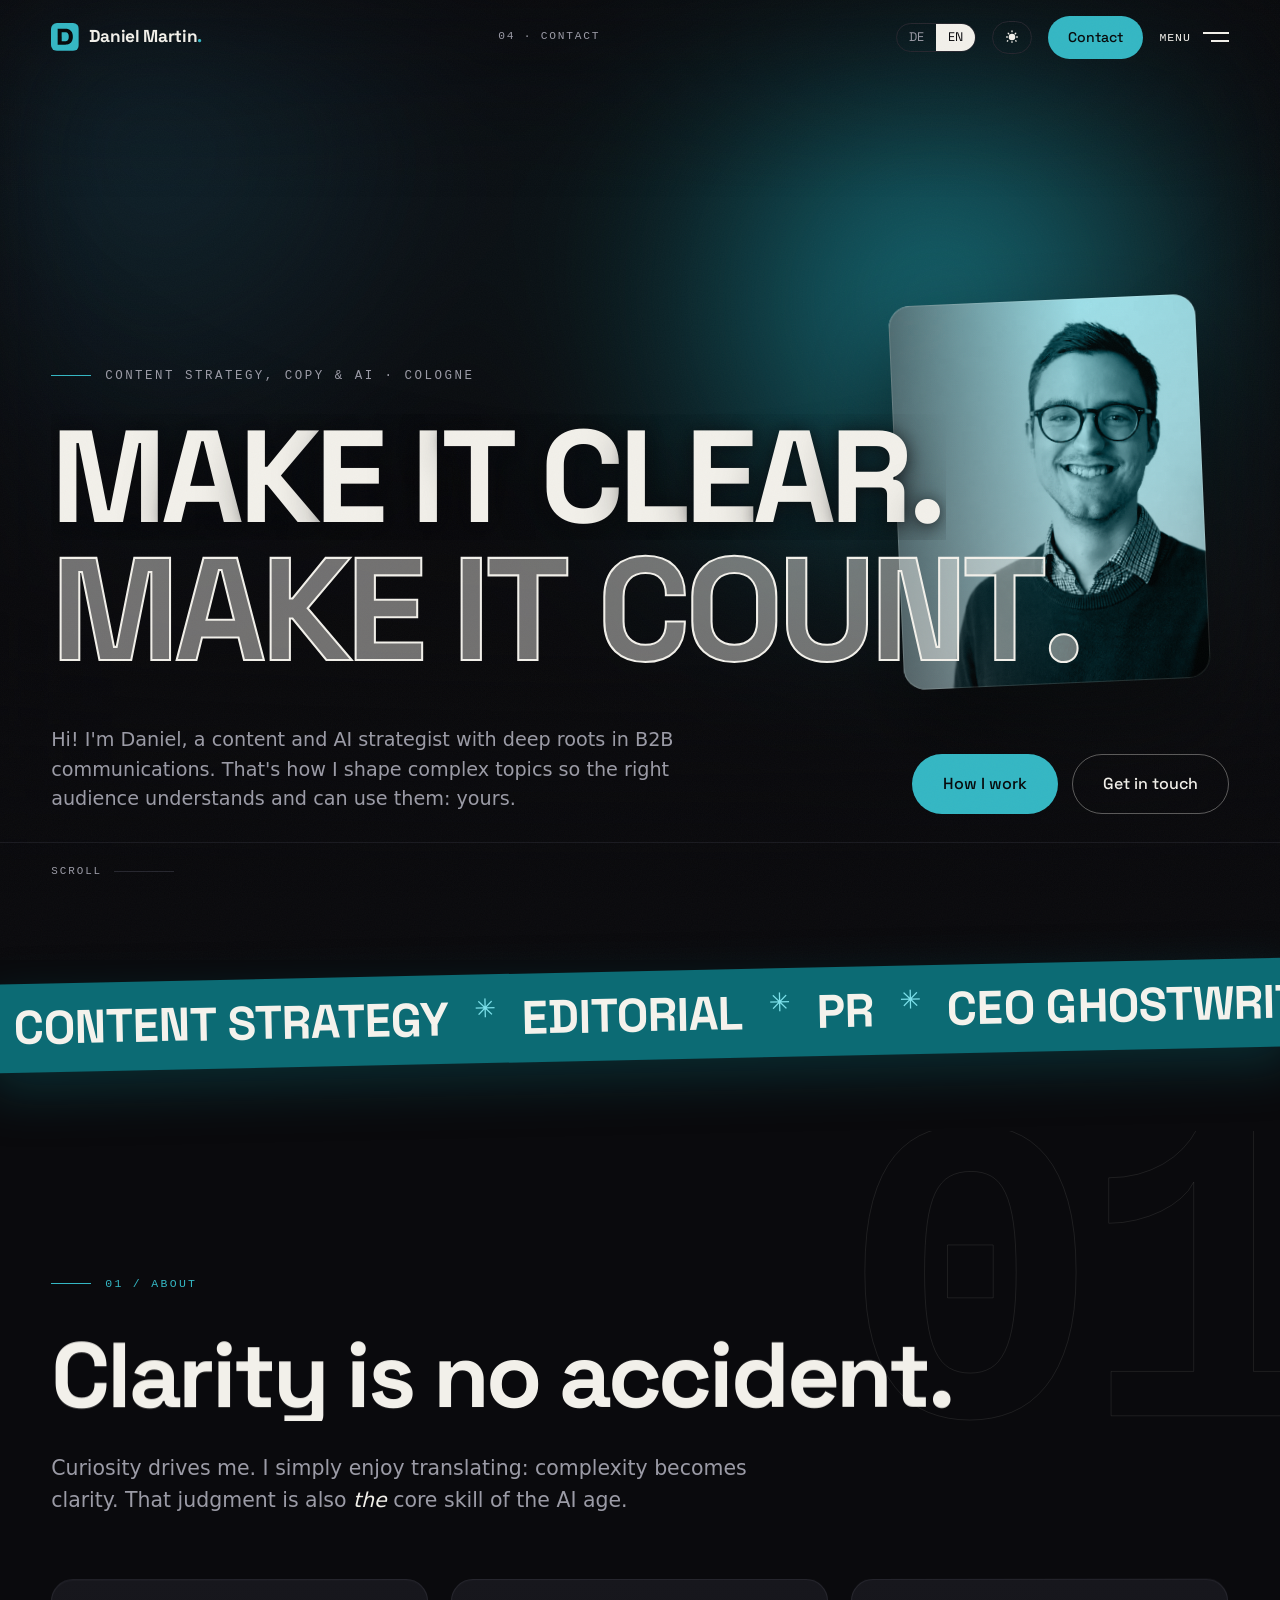
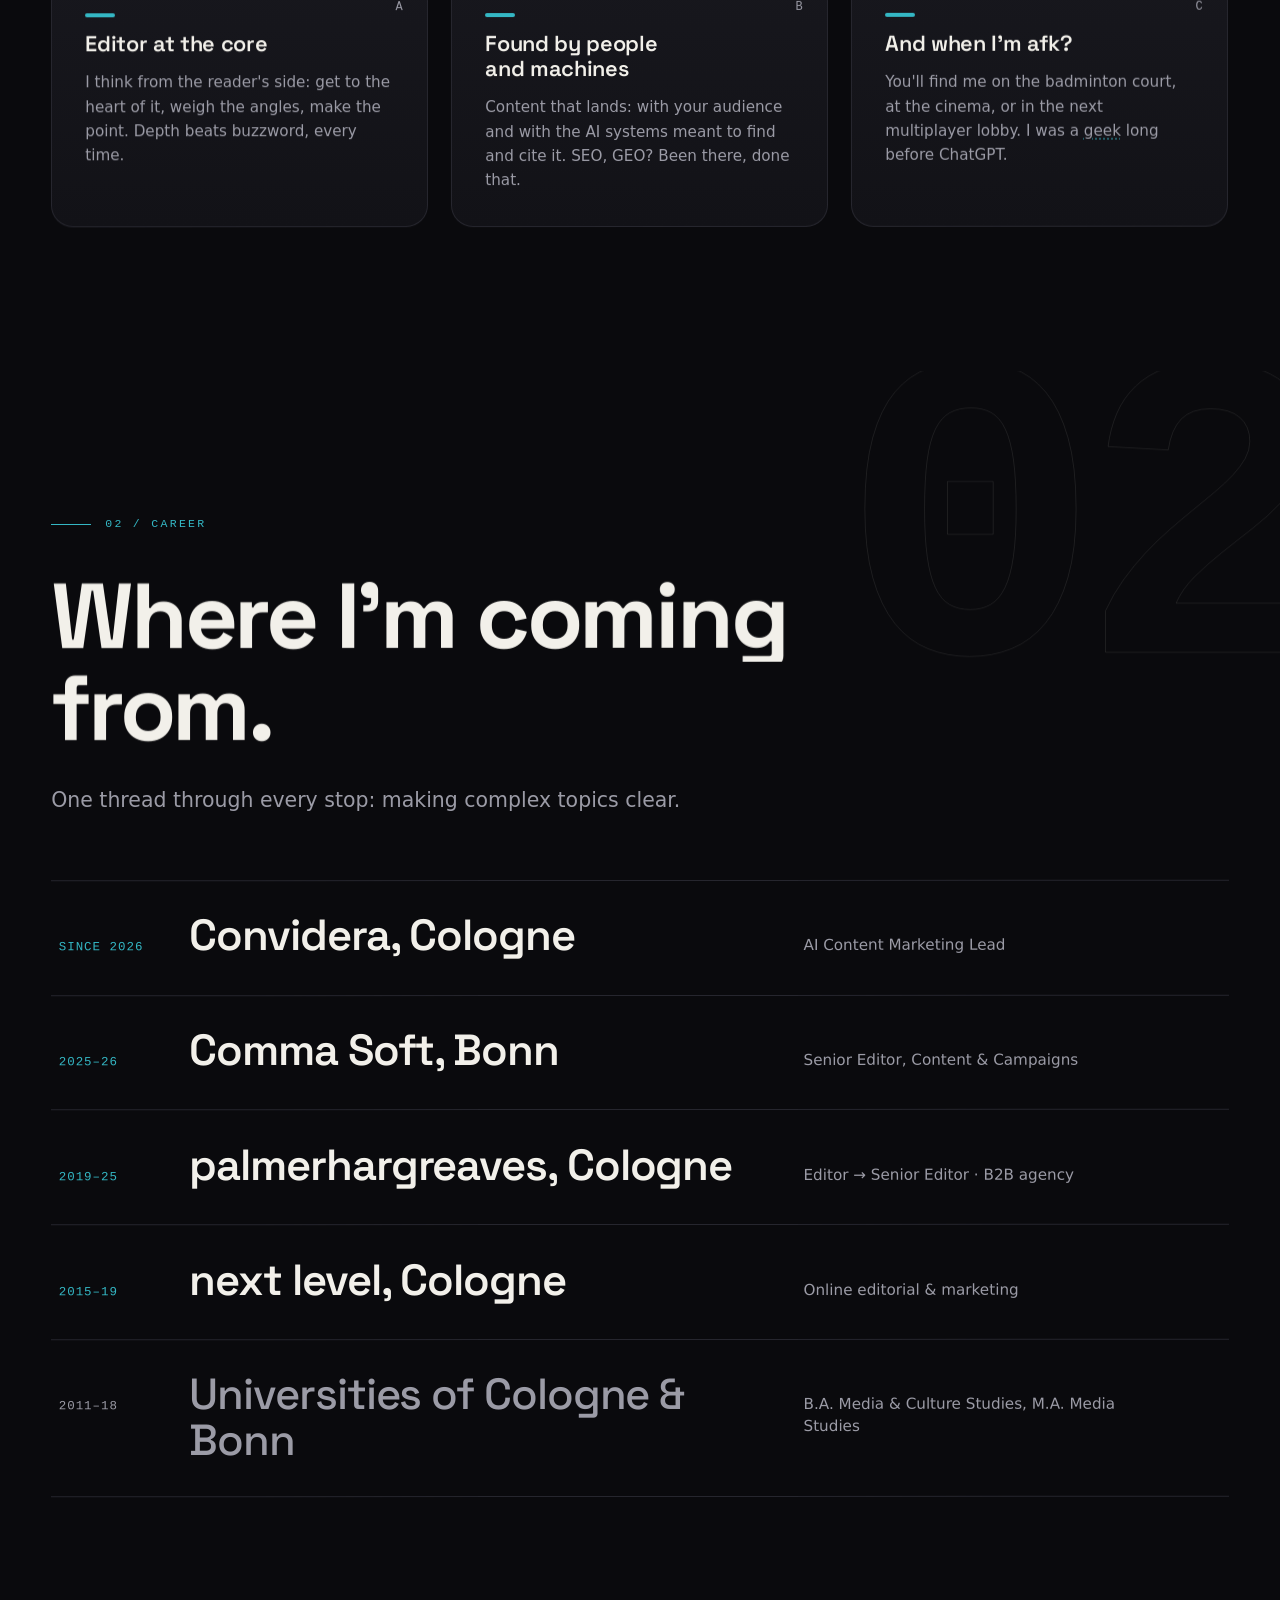
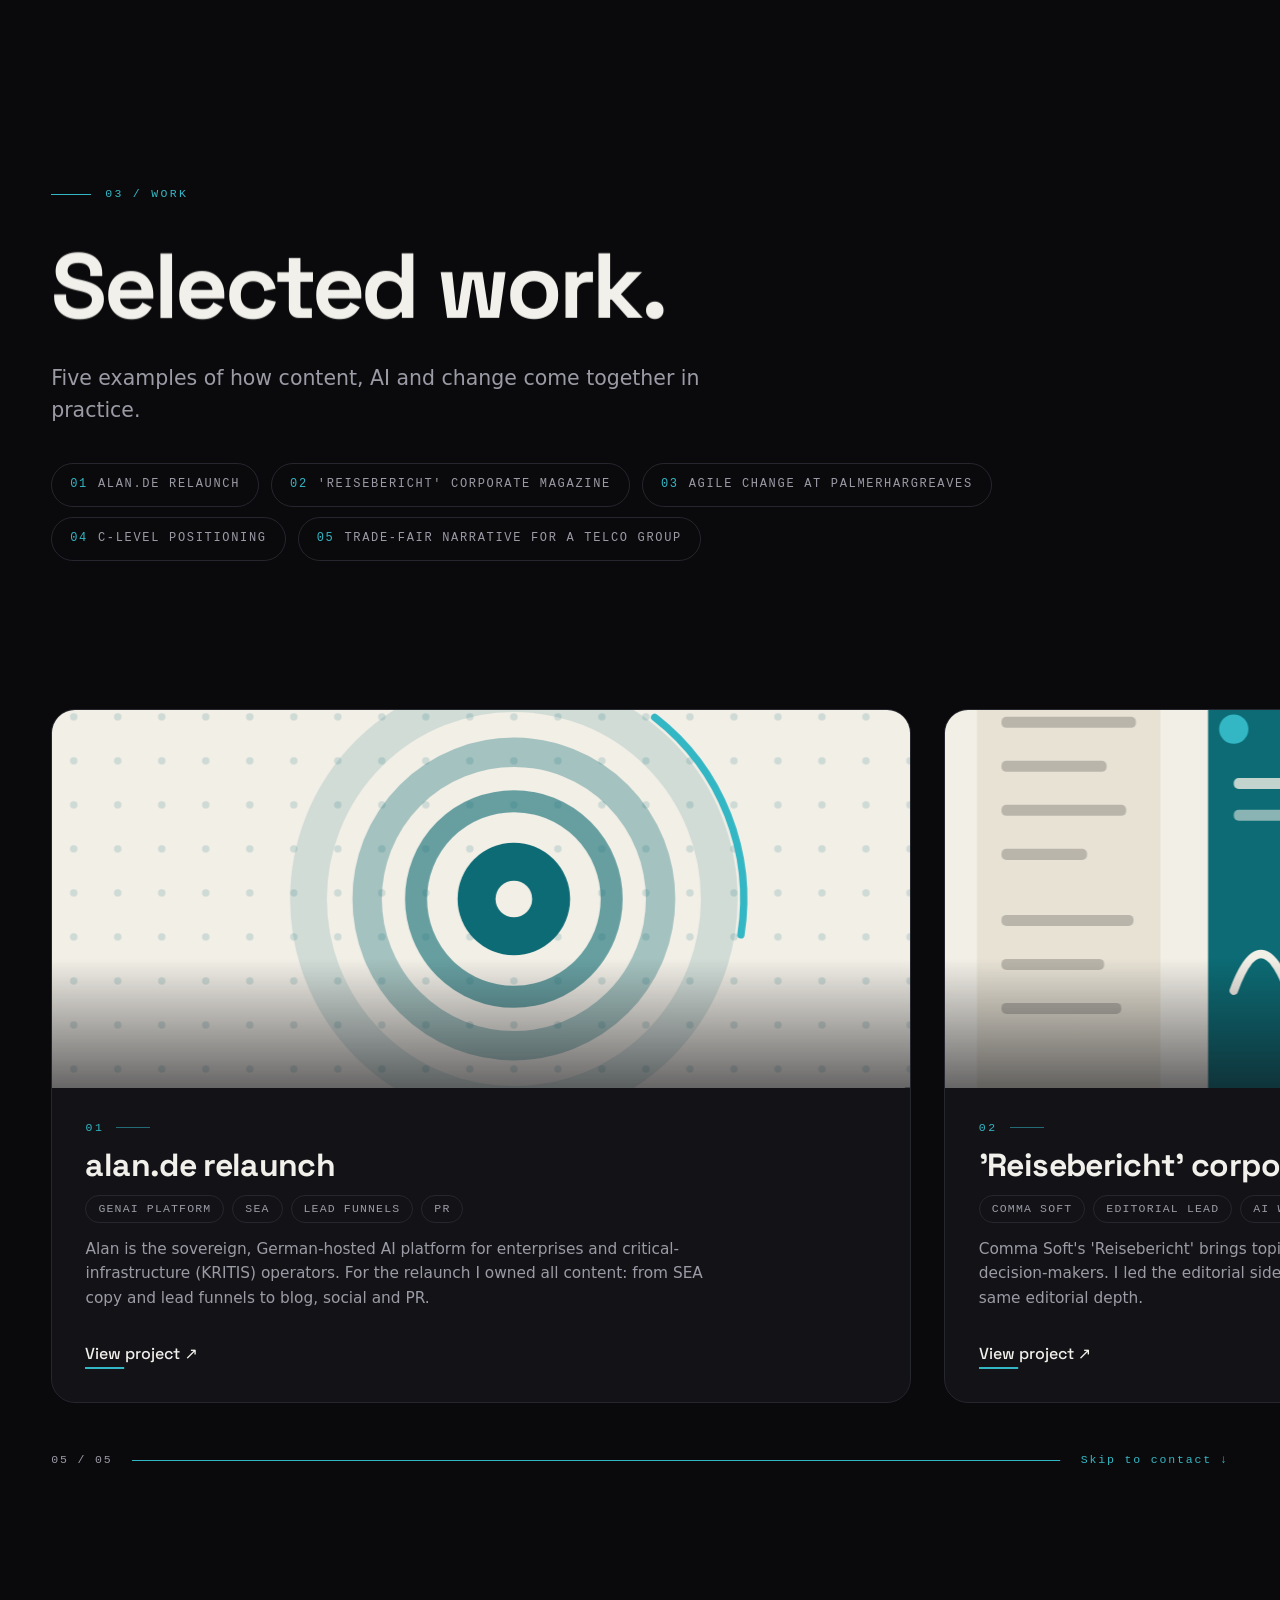
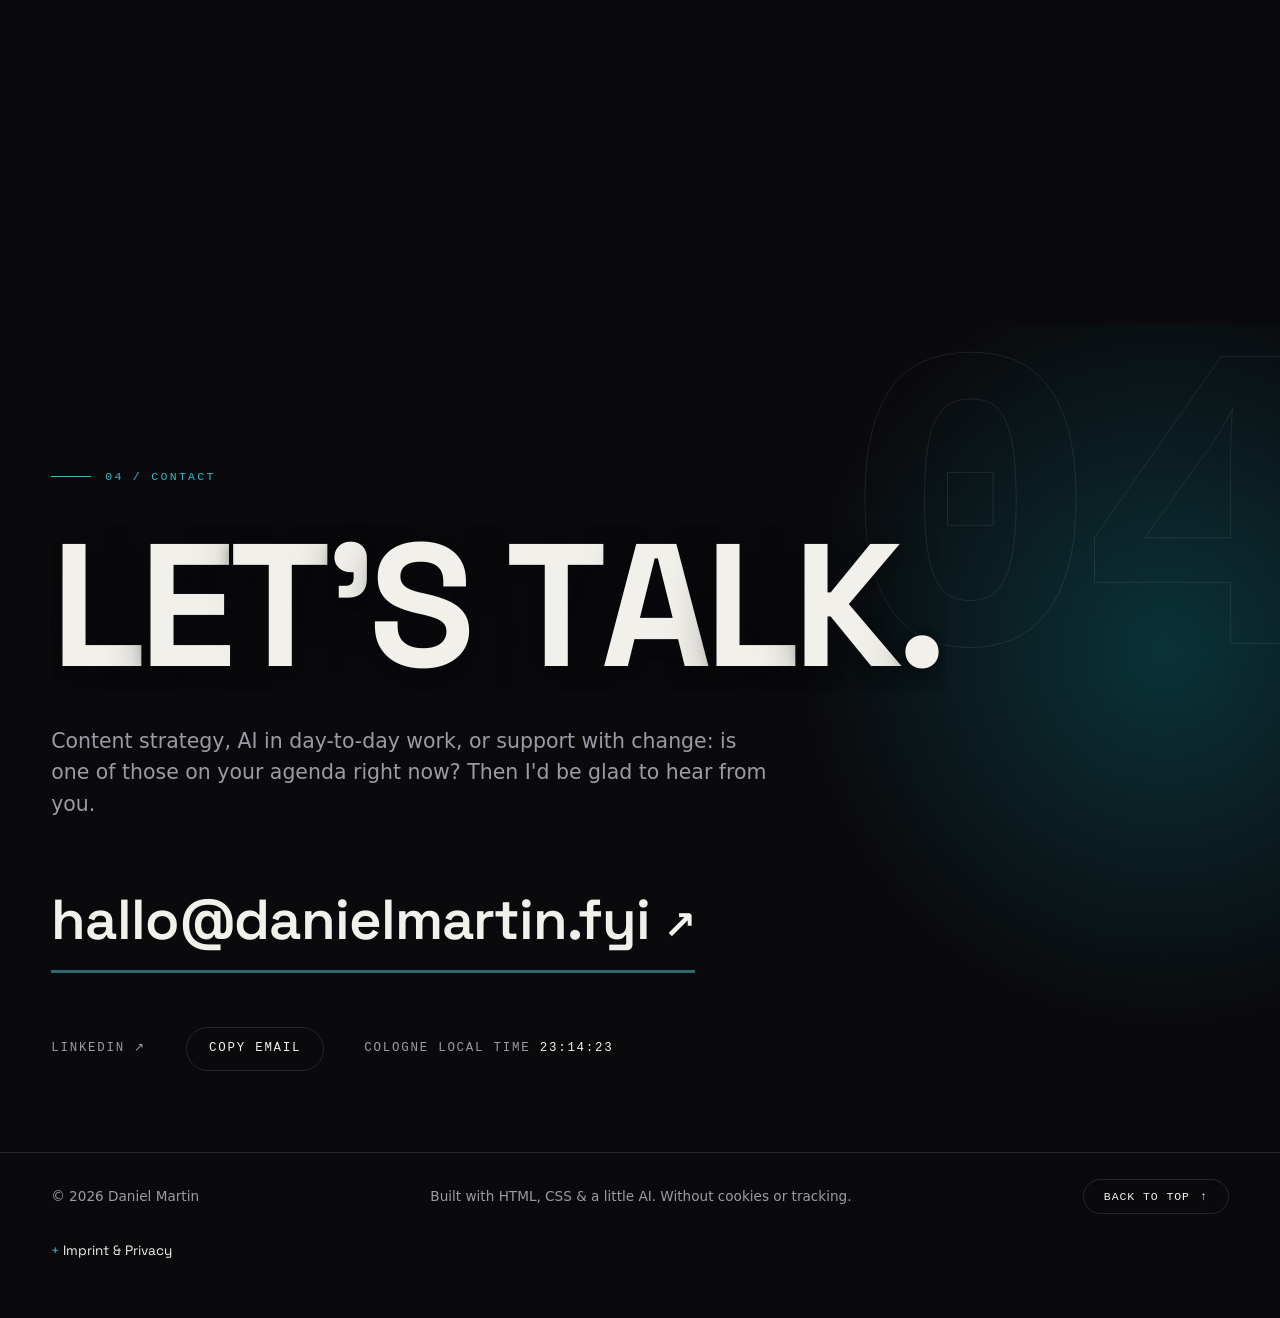
<file: index.html>
<!DOCTYPE html>
<html lang="de" class="no-js">
<head>
<meta charset="UTF-8">
<meta name="viewport" content="width=device-width, initial-scale=1, viewport-fit=cover">
<title>Daniel Martin – Content und AI Strategist</title>
<meta name="description" content="Daniel Martin, Content und AI Strategist aus Köln. Ich mache komplexe Themen verständlich und wirksam: Content-Strategie, KI und Change.">
<meta name="author" content="Daniel Martin">
<link rel="canonical" href="https://danielmartin.fyi/">
<meta name="theme-color" content="#0A0A0D">
<meta property="og:type" content="website">
<meta property="og:title" content="Daniel Martin – Content und AI Strategist">
<meta property="og:description" content="Komplexe Themen verständlich und wirksam machen: Content-Strategie, KI und Change. Aus Köln.">
<meta property="og:url" content="https://danielmartin.fyi/">
<meta property="og:image" content="https://danielmartin.fyi/img/og-image.png">
<meta property="og:image:type" content="image/png">
<meta property="og:image:width" content="1200">
<meta property="og:image:height" content="630">
<meta property="og:image:alt" content="Daniel Martin – Content und AI Strategist. Klartexten. Vordenken.">
<meta name="twitter:card" content="summary_large_image">
<meta name="twitter:title" content="Daniel Martin – Content und AI Strategist">
<meta name="twitter:description" content="Komplexe Themen verständlich und wirksam machen: Content-Strategie, KI und Change.">
<meta name="twitter:image" content="https://danielmartin.fyi/img/og-image.png">
<meta name="twitter:image:alt" content="Daniel Martin – Content und AI Strategist. Klartexten. Vordenken.">
<script type="application/ld+json">
{
  "@context":"https://schema.org",
  "@type":"ProfilePage",
  "inLanguage":["de","en"],
  "url":"https://danielmartin.fyi/",
  "mainEntity":{
    "@type":"Person",
    "name":"Daniel Martin",
    "jobTitle":"Content und AI Strategist",
    "description":"Content und AI Strategist aus Köln: Content-Strategie für komplexe Themen, KI und Change.",
    "url":"https://danielmartin.fyi/",
    "image":"https://danielmartin.fyi/assets/portrait.webp",
    "email":"mailto:hallo@danielmartin.fyi",
    "address":{"@type":"PostalAddress","addressLocality":"Köln","addressCountry":"DE"},
    "sameAs":["https://www.linkedin.com/in/daniel-nicht-martin/"],
    "worksFor":{"@type":"Organization","name":"Convidera"},
    "alumniOf":[
      {"@type":"CollegeOrUniversity","name":"Universität zu Köln"},
      {"@type":"CollegeOrUniversity","name":"Universität Bonn"}
    ],
    "knowsLanguage":["de","en"],
    "knowsAbout":["Content-Strategie","Redaktion","PR","CEO-Ghostwriting","SEO","SEA","GEO","KI-Enablement","GenAI-Workflows","Change Management","Agile Zusammenarbeit"]
  }
}
</script>
<link rel="icon" type="image/svg+xml" href="assets/favicon.svg">
<link rel="preload" href="assets/SpaceGrotesk-var.woff2" as="font" type="font/woff2" crossorigin>
<script>/* Theme früh setzen, um Flackern zu vermeiden */(function(){try{var t=localStorage.getItem('dm-theme');if(t==='dark'||t==='light')document.documentElement.setAttribute('data-theme',t);}catch(e){}})();</script>
<script>/* Easteregg-Skin früh wiederherstellen (Konami: Terminal-Modus) */try{if(sessionStorage.getItem('dm-egg'))document.documentElement.setAttribute('data-egg','terminal');}catch(e){}</script>
<link rel="stylesheet" href="css/style.css?v=20">
</head>
<body>

  <!-- ── Wiederverwendbares D-Monogramm (aus dem Brand-Logo) ── -->
  <svg width="0" height="0" style="position:absolute" aria-hidden="true" focusable="false">
    <defs>
      <path id="dmD" fill-rule="evenodd" d="M1208.45&#xA;1042.45 l-2.45 2.45 0 1439.98 c0 940.04 .34 1440.88 .98 1442.56 .54 1.42&#xA;2.23 3.14 3.75 3.82 2.18 .97 149.61 1.23 699.27 1.21 543.41 -.01 702.87&#xA;-.29 725.5 -1.28 69.52 -3.02 89.28 -4.3 135.5 -8.81 26.72 -2.61 39.96 -4.22&#xA;82 -9.98 54.73 -7.5 106.28 -17.27 154.5 -29.3 28.78 -7.17 61.1 -16.12 84&#xA;-23.25 24.16 -7.52 53.91 -17.66 71 -24.19 42.49 -16.24 63.05 -24.76 92&#xA;-38.14 23.98 -11.08 56.64 -27.74 80 -40.82 40.24 -22.53 91.39 -55.27 123&#xA;-78.71 30.43 -22.57 32.08 -23.85 48.78 -37.72 29.1 -24.19 48.72 -42.2 79.79&#xA;-73.25 28.66 -28.64 42.55 -43.76 68.04 -74.05 11.76 -13.98 34.01 -42.9&#xA;50.27 -65.34 24.17 -33.37 51.99 -77.83 73.91 -118.13 16.24 -29.86 38.54&#xA;-75.05 48.12 -97.52 12.56 -29.44 24.15 -58.59 33.82 -85 11.76 -32.12 15.36&#xA;-42.73 24.23 -71.5 8.77 -28.42 17.33 -59.51 24.91 -90.5 5.34 -21.8 6.91&#xA;-28.94 14.12 -64 12.94 -62.94 23.38 -130.55 28.43 -184 3.65 -38.66 4.86&#xA;-55.81 7.04 -99.5 2.72 -54.55 3.26 -83.97 2.73 -149 -.39 -47.84 -1.15&#xA;-79.71 -2.59 -107.5 -4.25 -82.52 -8.64 -131.95 -16.69 -188 -4.13 -28.74&#xA;-10.01 -64.03 -15 -90 -8.21 -42.72 -22.62 -102.2 -34.82 -143.64 -9.8 -33.3&#xA;-15.78 -51.88 -23.94 -74.36 -17.96 -49.49 -24.65 -66.32 -42.16 -106 -11.89&#xA;-26.94 -37.77 -77.73 -54.02 -106 -8.06 -14.03 -16.95 -29.32 -19.75 -34&#xA;-7.22 -12.04 -39.73 -61.04 -50.75 -76.5 -15.87 -22.25 -49.18 -63.53 -69.38&#xA;-86 -23.48 -26.1 -45.67 -49.1 -64.01 -66.32 -22.19 -20.84 -49.07 -44.6&#xA;-68.45 -60.5 -27.76 -22.78 -64.55 -49.99 -95.14 -70.35 -29.86 -19.88 -64.78&#xA;-40.82 -98.5 -59.06 -11.36 -6.15 -34.35 -17.37 -62.5 -30.53 -9.52 -4.45&#xA;-33.9 -14.76 -56.5 -23.91 -18.31 -7.41 -53.73 -20.26 -74 -26.84 -37.91&#xA;-12.31 -89.25 -26.7 -123 -34.48 -37.92 -8.74 -92.94 -19.13 -129.5 -24.45&#xA;-19.19 -2.8 -59.12 -7.92 -75 -9.63 -38.84 -4.18 -89.69 -7.49 -145 -9.44&#xA;-17.03 -.6 -294.59 -.98 -728.8 -.98 l-701.3 -.01 -2.45 2.45z m1369.55&#xA;631.98 c32.4 1.97 76.15 6.45 99 10.12 18.82 3.03 47.38 9.01 69.27 14.51&#xA;21.46 5.39 60.96 18.41 82.73 27.25 9.62 3.91 25.37 10.99 35 15.74 31.35&#xA;15.45 63.72 34.57 84.5 49.92 18.03 13.31 38.74 30.45 54 44.7 14.19 13.25&#xA;28.46 28.1 42.12 43.82 12.95 14.91 30.15 37.87 43.23 57.69 27.25 41.31&#xA;45.56 76.47 64.64 124.18 9.47 23.67 20.45 56.82 27.85 84.13 11.26 41.53&#xA;11.93 44.43 20.12 87.5 3.82 20.07 9.8 60.89 11.5 78.5 .59 6.05 1.27 12.12&#xA;1.52 13.5 .84 4.6 3.45 38.28 4.49 58 .57 10.72 1.55 27.82 2.18 38 1.58&#xA;25.34 1.61 103.17 .06 133 -1.99 38.19 -4.21 72.78 -5.2 81 -.5 4.12 -1.18&#xA;11.32 -1.52 16 -.76 10.4 -5.86 50.95 -8.56 68 -1.09 6.88 -3.57 21.28 -5.51&#xA;32 -6.45 35.6 -13.73 65.17 -27.06 109.88 -6.46 21.68 -20.99 61.07 -32.54&#xA;88.25 -4.53 10.65 -13.12 29.01 -19.09 40.79 -11.48 22.68 -32.95 59.22&#xA;-45.56 77.57 -13.46 19.59 -29.69 40.72 -40.69 53 -5.92 6.6 -17.11 18.45&#xA;-24.87 26.34 -19.06 19.36 -42.33 39.89 -62.11 54.79 -10.2 7.68 -37.45 25.57&#xA;-48.5 31.84 -17.92 10.16 -23.8 13.43 -33 18.32 -9.65 5.13 -39.16 18.41 -51&#xA;22.94 -23.66 9.06 -59.52 20.42 -82.5 26.13 -17.96 4.47 -50.86 10.69 -74.72&#xA;14.14 -11.66 1.68 -31.56 3.97 -44.24 5.09 -12.67 1.12 -27.99 2.52 -34.04&#xA;3.1 -7.42 .72 -112.56 1.2 -322.76 1.46 l-311.76 .4 -.99 -2.6 c-.65 -1.7&#xA;-.99 -286.1 -.99 -825.57 0 -813.6 .02 -822.98 1.94 -823.68 2.39 -.88 618.45&#xA;-.68 633.06 .21z"/>
    </defs>
  </svg>

  <!-- ── Korn/Grain-Overlay ── -->
  <div class="grain" aria-hidden="true"></div>

  <a class="skip-link" href="#main" data-i18n="skip.link">Zum Inhalt springen</a>

  <!-- ── Topbar ── -->
  <header class="topbar" id="topbar">
    <a class="brand" href="#top" data-i18n-aria="aria.home" aria-label="Daniel Martin – Startseite">
      <svg class="brand-logo" viewBox="0 0 5016 5016" aria-hidden="true" focusable="false"><rect width="5016" height="5016" rx="418" fill="var(--acc)"/><use href="#dmD" fill="var(--acc-ink)"/></svg>
      <span class="brand-name">Daniel Martin<span class="dot">.</span></span>
    </a>
    <div class="top-status mono" id="topStatus" aria-hidden="true"></div>
    <div class="top-right">
      <span class="lang" role="group" aria-label="Sprache / Language">
        <button type="button" data-lang="de">DE</button>
        <button type="button" data-lang="en">EN</button>
      </span>
      <button class="theme-toggle" id="themeToggle" type="button" data-theme-toggle aria-label="Zum hellen Modus wechseln" title="Zum hellen Modus wechseln">
        <svg class="i-moon" viewBox="0 0 24 24" aria-hidden="true"><path d="M21 12.8A9 9 0 1 1 11.2 3a7 7 0 0 0 9.8 9.8Z"/></svg>
        <svg class="i-sun" viewBox="0 0 24 24" aria-hidden="true"><path d="M12 17a5 5 0 1 1 0-10 5 5 0 0 1 0 10Zm0-15a1 1 0 0 1 1 1v1a1 1 0 1 1-2 0V3a1 1 0 0 1 1-1Zm0 16a1 1 0 0 1 1 1v1a1 1 0 1 1-2 0v-1a1 1 0 0 1 1-1ZM5 11a1 1 0 1 1 0 2H4a1 1 0 1 1 0-2h1Zm15 0a1 1 0 1 1 0 2h-1a1 1 0 1 1 0-2h1ZM5.6 5.6a1 1 0 0 1 1.4 0l.7.7A1 1 0 1 1 6.3 7.7l-.7-.7a1 1 0 0 1 0-1.4Zm11.3 11.3a1 1 0 0 1 1.4 0l.7.7a1 1 0 0 1-1.4 1.4l-.7-.7a1 1 0 0 1 0-1.4Zm1.4-11.3a1 1 0 0 1 0 1.4l-.7.7a1 1 0 1 1-1.4-1.4l.7-.7a1 1 0 0 1 1.4 0ZM6.3 16.9a1 1 0 0 1 0 1.4l-.7.7a1 1 0 0 1-1.4-1.4l.7-.7a1 1 0 0 1 1.4 0Z"/></svg>
      </button>
      <a class="top-cta" href="#contact" data-magnetic data-i18n="nav.cta">Kontakt</a>
      <button class="menu-btn" id="menuBtn" type="button" aria-expanded="false" aria-controls="ovmenu" data-i18n-aria="aria.menu" aria-label="Menü">
        <span class="menu-btn-label mono" data-i18n="menu.label">Menü</span>
        <span class="menu-btn-icon" aria-hidden="true"><i></i><i></i></span>
      </button>
    </div>
  </header>

  <!-- ── Fullscreen-Menü ── -->
  <div class="ovmenu" id="ovmenu" aria-hidden="true">
    <svg class="ov-mark" viewBox="0 0 5016 5016" aria-hidden="true"><use href="#dmD"/></svg>
    <nav class="ov-nav" data-i18n-aria="nav.main" aria-label="Hauptmenü">
      <a href="#about" class="ov-link" data-scramble><span class="ov-idx mono">01</span><span class="ov-word" data-i18n="nav.about">Über mich</span></a>
      <a href="#career" class="ov-link" data-scramble><span class="ov-idx mono">02</span><span class="ov-word" data-i18n="nav.career">Werdegang</span></a>
      <a href="#work" class="ov-link" data-scramble><span class="ov-idx mono">03</span><span class="ov-word" data-i18n="nav.work">Projekte</span></a>
      <a href="#contact" class="ov-link" data-scramble><span class="ov-idx mono">04</span><span class="ov-word" data-i18n="nav.contact">Kontakt</span></a>
    </nav>
    <div class="ov-meta mono">
      <a href="mailto:hallo@danielmartin.fyi">hallo@danielmartin.fyi</a>
      <a href="https://www.linkedin.com/in/daniel-nicht-martin/" target="_blank" rel="noopener">LinkedIn ↗</a>
      <a href="#legal" data-i18n="impressum.summary">Impressum &amp; Datenschutz</a>
    </div>
    <div class="ov-mobile-controls">
      <span class="lang" role="group" aria-label="Sprache / Language">
        <button type="button" data-lang="de">DE</button>
        <button type="button" data-lang="en">EN</button>
      </span>
      <button class="theme-toggle" id="themeToggleMobile" type="button" data-theme-toggle aria-label="Zum hellen Modus wechseln" title="Zum hellen Modus wechseln">
        <svg class="i-moon" viewBox="0 0 24 24" aria-hidden="true"><path d="M21 12.8A9 9 0 1 1 11.2 3a7 7 0 0 0 9.8 9.8Z"/></svg>
        <svg class="i-sun" viewBox="0 0 24 24" aria-hidden="true"><path d="M12 17a5 5 0 1 1 0-10 5 5 0 0 1 0 10Zm0-15a1 1 0 0 1 1 1v1a1 1 0 1 1-2 0V3a1 1 0 0 1 1-1Zm0 16a1 1 0 0 1 1 1v1a1 1 0 1 1-2 0v-1a1 1 0 0 1 1-1ZM5 11a1 1 0 1 1 0 2H4a1 1 0 1 1 0-2h1Zm15 0a1 1 0 1 1 0 2h-1a1 1 0 1 1 0-2h1ZM5.6 5.6a1 1 0 0 1 1.4 0l.7.7A1 1 0 1 1 6.3 7.7l-.7-.7a1 1 0 0 1 0-1.4Zm11.3 11.3a1 1 0 0 1 1.4 0l.7.7a1 1 0 0 1-1.4 1.4l-.7-.7a1 1 0 0 1 0-1.4Zm1.4-11.3a1 1 0 0 1 0 1.4l-.7.7a1 1 0 1 1-1.4-1.4l.7-.7a1 1 0 0 1 1.4 0ZM6.3 16.9a1 1 0 0 1 0 1.4l-.7.7a1 1 0 0 1-1.4-1.4l.7-.7a1 1 0 0 1 0-1.4Z"/></svg>
      </button>
    </div>
  </div>

  <main id="main" tabindex="-1">

    <!-- ── HERO ── -->
    <section class="hero" id="top" aria-label="Intro">
      <canvas class="hero-canvas" id="heroCanvas" aria-hidden="true"></canvas>
      <div class="hero-inner">
        <p class="eyebrow mono" data-reveal data-i18n="hero.eyebrow">Content Strategy, Copy &amp; AI · Köln</p>
        <h1 class="mega" id="heroMega">
          <span class="h-row"><span class="h-line fit kin" data-fit data-i18n-line="hero.l1">Klartexten.</span></span>
          <span class="h-row"><span class="h-line h-line-outline fit kin" data-fit data-i18n-line="hero.l2">Vordenken.</span></span>
        </h1>
        <div class="hero-sub">
          <p class="hero-lead" data-reveal data-i18n="hero.lead">Hi! Ich bin Daniel, Content und AI Strategist mit tiefen Wurzeln in der B2B-Kommunikation. Damit bereite ich komplexe Themen so auf, dass die richtige Zielgruppe sie versteht und nutzen kann: Deine!</p>
          <div class="hero-cta" data-reveal>
            <a class="btn btn-solid" href="#about" data-magnetic data-i18n="hero.cta1">So arbeite ich</a>
            <a class="btn btn-line" href="#contact" data-magnetic data-i18n="hero.cta2">Kontakt</a>
          </div>
        </div>
      </div>
      <figure class="hero-portrait" id="heroPortrait" data-prlx="-0.08">
        <img src="assets/portrait.webp" alt="Daniel Martin, Content und AI Strategist, Portrait" data-i18n-alt="img.portrait" width="800" height="1000">
      </figure>
      <div class="hero-foot mono" aria-hidden="true">
        <span class="scroll-cue"><span data-i18n="hero.scroll">Scroll</span><i></i></span>
      </div>
    </section>

    <!-- ── SKILL-MARQUEE (eine Reihe, ruhig) ── -->
    <div class="mq" aria-hidden="true">
      <div class="mq-row mq-a">
        <div class="mq-track" id="mqTrack">
          <span>Content-Strategie</span><b>✳</b><span>Redaktion</span><b>✳</b><span>PR</span><b>✳</b><span>CEO-Ghostwriting</span><b>✳</b><span>SEO &amp; SEA</span><b>✳</b><span>KI-Enablement</span><b>✳</b><span>GenAI-Workflows</span><b>✳</b><span>Change Management</span><b>✳</b><span>Agile</span><b>✳</b>
          <span>Content-Strategie</span><b>✳</b><span>Redaktion</span><b>✳</b><span>PR</span><b>✳</b><span>CEO-Ghostwriting</span><b>✳</b><span>SEO &amp; SEA</span><b>✳</b><span>KI-Enablement</span><b>✳</b><span>GenAI-Workflows</span><b>✳</b><span>Change Management</span><b>✳</b><span>Agile</span><b>✳</b>
        </div>
      </div>
    </div>
    <!-- Zugängliche/maschinenlesbare Fassung des dekorativen Marquees -->
    <p class="sr-only" data-i18n="skills.srlist">Schwerpunkte: Content-Strategie, Redaktion, PR, CEO-Ghostwriting, SEO &amp; SEA, KI-Enablement, GenAI-Workflows, Change Management und agile Zusammenarbeit.</p>

    <!-- ── 01 ÜBER MICH ── -->
    <section id="about" class="sec" data-idx="01" data-navkey="nav.about">
      <span class="ghost mono" aria-hidden="true" data-prlx="0.06">01</span>
      <div class="wrap">
        <p class="sec-num mono" data-reveal><span data-i18n="about.num">01 / Über mich</span></p>
        <h2 class="sec-title" data-split data-i18n="about.title">Verständlichkeit ist kein Zufall.</h2>
        <p class="sec-lead" data-reveal data-i18n="about.lead">Neugier treibt mich an. Ich übersetze einfach gerne: aus Komplexität wird Klarheit. Dieses Urteilsvermögen ist auch <i>die</i> Kernkompetenz im KI-Zeitalter.</p>
        <div class="cards3">
          <article class="tcard" data-tilt data-reveal>
            <span class="tcard-idx mono">A</span>
            <h3 data-i18n="about.b1t">Texte mit Tiefe</h3>
            <p data-i18n="about.b1d">Ich schreibe nicht für dich, sondern für dein Publikum: durchdringen, abwägen, auf den Punkt bringen. Tiefe &gt; Buzzwords, immer.</p>
          </article>
          <article class="tcard" data-tilt data-reveal>
            <span class="tcard-idx mono">B</span>
            <h3 data-i18n="about.b2t">Sichtbar für Mensch und Maschine</h3>
            <p data-i18n="about.b2d">Inhalte, die ankommen: bei deiner Zielgruppe genauso wie bei den KI-Systemen, die sie finden und zitieren sollen. SEO, GEO? Kenn ich, kann ich.</p>
          </article>
          <article class="tcard" data-tilt data-reveal>
            <span class="tcard-idx mono">C</span>
            <h3 data-i18n="about.b3t">Und wenn ich afk bin?</h3>
            <p data-i18n="about.b3d">Dann findest du mich auf dem Badminton-Court, im Kino oder in der nächsten Multiplayer-Lobby. Bekennender <span class="geek">Geek</span>, lange vor ChatGPT.</p>
          </article>
        </div>
      </div>
    </section>

    <!-- ── 02 WERDEGANG ── -->
    <section id="career" class="sec" data-idx="02" data-navkey="nav.career">
      <span class="ghost mono" aria-hidden="true" data-prlx="0.06">02</span>
      <div class="wrap">
        <p class="sec-num mono" data-reveal><span data-i18n="career.num">02 / Werdegang</span></p>
        <h2 class="sec-title" data-split data-i18n="career.title">Wo ich herkomme.</h2>
        <p class="sec-lead" data-reveal data-i18n="career.lead">Ein roter Faden durch jede Station: komplexe Themen verständlich machen.</p>
        <p class="sr-only" data-i18n="career.srhint">Berufliche Stationen in chronologischer Reihenfolge, die aktuellste zuerst.</p>
        <ol class="cvlist">
          <li class="cvrow" data-reveal>
            <span class="cv-year mono" data-i18n="cv1.year">seit 2026</span>
            <span class="cv-org" data-i18n="cv1.org">Convidera, Köln</span>
            <span class="cv-role" data-i18n="cv1.role">AI Content Marketing Lead</span>
          </li>
          <li class="cvrow" data-reveal>
            <span class="cv-year mono" data-i18n="cv2.year">2025–26</span>
            <span class="cv-org" data-i18n="cv2.org">Comma Soft, Bonn</span>
            <span class="cv-role" data-i18n="cv2.role">Senior Redakteur, Content &amp; Kampagnen</span>
          </li>
          <li class="cvrow" data-reveal>
            <span class="cv-year mono" data-i18n="cv3.year">2019–25</span>
            <span class="cv-org" data-i18n="cv3.org">palmerhargreaves, Köln</span>
            <span class="cv-role" data-i18n="cv3.role">Editor → Senior Editor · B2B-Agentur</span>
          </li>
          <li class="cvrow" data-reveal>
            <span class="cv-year mono" data-i18n="cv4.year">2015–19</span>
            <span class="cv-org" data-i18n="cv4.org">next level, Köln</span>
            <span class="cv-role" data-i18n="cv4.role">Online-Redaktion &amp; Marketing</span>
          </li>
          <li class="cvrow cv-edu" data-reveal>
            <span class="cv-year mono" data-i18n="cv5.year">2011–18</span>
            <span class="cv-org" data-i18n="cv5.org">Uni Köln &amp; Bonn</span>
            <span class="cv-role" data-i18n="cv5.role">B.A. Medienkulturwissenschaft, M.A. Medienwissenschaft</span>
          </li>
        </ol>
      </div>
    </section>

    <!-- ── 03 PROJEKTE (horizontal gepinnt) ── -->
    <section id="work" class="sec sec-work" data-idx="03" data-navkey="nav.work">
      <div class="wrap">
        <p class="sec-num mono" data-reveal><span data-i18n="work.num">03 / Projekte</span></p>
        <h2 class="sec-title" data-split data-i18n="work.title">Ausgewählte Projekte.</h2>
        <p class="sec-lead" data-reveal data-i18n="work.intro">Fünf Beispiele, wie Content, KI und Change in der Praxis zusammenspielen.</p>
        <ol class="case-index mono" data-reveal data-i18n-aria="work.indexaria" aria-label="Projektübersicht">
          <li><a href="#case1" data-case="0"><i aria-hidden="true">01</i><span data-i18n="case1.title">Relaunch alan.de</span></a></li>
          <li><a href="#case2" data-case="1"><i aria-hidden="true">02</i><span data-i18n="case2.title">Corporate-Magazin „Reisebericht“</span></a></li>
          <li><a href="#case3" data-case="2"><i aria-hidden="true">03</i><span data-i18n="case3.title">Agiler Change bei palmerhargreaves</span></a></li>
          <li><a href="#case4" data-case="3"><i aria-hidden="true">04</i><span data-i18n="case4.title">C-Level-Positionierung</span></a></li>
          <li><a href="#case5" data-case="4"><i aria-hidden="true">05</i><span data-i18n="case5.title">Messe-Narrativ für einen Telko-Konzern</span></a></li>
        </ol>
      </div>
      <div class="pin-sec" id="pinSec">
        <div class="pin-vp">
          <div class="track" id="workTrack">
            <article class="pcard" id="case1">
              <figure class="pc-media"><svg class="pc-art" role="img" aria-label="alan.de, Kommunikation für eine sichere KI-Plattform" data-i18n-aria="img.case1" focusable="false" viewBox="0 0 800 450" preserveAspectRatio="xMidYMid slice">
                <rect width="800" height="450" fill="#F2EFE7"/>
                <defs><pattern id="a1d" width="36" height="36" patternUnits="userSpaceOnUse"><circle cx="4" cy="4" r="3" fill="#0C6B74"/></pattern></defs>
                <rect width="800" height="450" fill="url(#a1d)" opacity=".16"/>
                <g fill="none" stroke="#0C6B74">
                  <circle cx="400" cy="225" r="168" stroke-width="30" opacity=".14"/>
                  <circle cx="400" cy="225" r="120" stroke-width="24" opacity=".34"/>
                  <circle cx="400" cy="225" r="80" stroke-width="18" opacity=".6"/>
                </g>
                <circle cx="400" cy="225" r="188" fill="none" stroke="#34B7C4" stroke-width="6" stroke-dasharray="200 980" stroke-linecap="round" transform="rotate(-52 400 225)"/>
                <circle cx="400" cy="225" r="46" fill="#0C6B74"/>
                <circle cx="400" cy="225" r="15" fill="#F2EFE7"/>
                <g stroke="#1A1A1E" stroke-width="2" opacity=".55">
                  <path d="M60 60 h20 M70 50 v20"/><path d="M720 380 h20 M730 370 v20"/>
                </g>
              </svg></figure>
              <div class="pc-body">
                <span class="pc-idx mono" aria-hidden="true">01</span>
                <h3 class="pc-title" data-i18n="case1.title">Relaunch alan.de</h3>
                <p class="pc-meta mono" data-i18n-meta="case1.meta">GenAI-Plattform · SEA · Leadstrecken · PR</p>
                <p class="pc-desc" data-i18n="case1.desc">Alan ist die souveräne, in Deutschland gehostete KI-Plattform für Unternehmen und KRITIS. Für den Relaunch habe ich alle Inhalte verantwortet: von SEA-Copy und Leadstrecken bis zu Blog, Social und PR.</p>
                <a class="pc-link" href="https://alan.de/" target="_blank" rel="noopener" data-i18n="case.view">Projekt ansehen ↗</a>
              </div>
            </article>
            <article class="pcard" id="case2">
              <figure class="pc-media"><svg class="pc-art" role="img" aria-label="Reisebericht, das Corporate-Magazin für Vorreiter, Comma Soft" data-i18n-aria="img.case2" focusable="false" viewBox="0 0 800 450" preserveAspectRatio="xMidYMid slice">
                <rect width="800" height="450" fill="#F2EFE7"/>
                <g fill="#E7E2D4">
                  <rect x="52" y="40" width="150" height="370" rx="6"/>
                  <rect x="430" y="40" width="150" height="370" rx="6"/>
                  <rect x="619" y="40" width="150" height="370" rx="6"/>
                </g>
                <g fill="#1A1A1E" opacity=".22">
                  <rect x="72" y="76" width="110" height="9" rx="4"/><rect x="72" y="112" width="86" height="9" rx="4"/><rect x="72" y="148" width="102" height="9" rx="4"/><rect x="72" y="184" width="70" height="9" rx="4"/><rect x="72" y="238" width="108" height="9" rx="4"/><rect x="72" y="274" width="84" height="9" rx="4"/><rect x="72" y="310" width="98" height="9" rx="4"/>
                  <rect x="450" y="76" width="104" height="9" rx="4"/><rect x="450" y="112" width="80" height="9" rx="4"/><rect x="450" y="148" width="112" height="9" rx="4"/><rect x="450" y="202" width="92" height="9" rx="4"/><rect x="450" y="238" width="106" height="9" rx="4"/><rect x="450" y="274" width="76" height="9" rx="4"/><rect x="450" y="328" width="98" height="9" rx="4"/>
                  <rect x="639" y="76" width="100" height="9" rx="4"/><rect x="639" y="112" width="112" height="9" rx="4"/><rect x="639" y="166" width="88" height="9" rx="4"/><rect x="639" y="202" width="104" height="9" rx="4"/><rect x="639" y="256" width="94" height="9" rx="4"/><rect x="639" y="292" width="110" height="9" rx="4"/><rect x="639" y="328" width="72" height="9" rx="4"/>
                </g>
                <rect x="241" y="40" width="150" height="370" rx="6" fill="#0C6B74"/>
                <path d="M262 300 q22 -60 45 0 t45 0 t45 0" fill="none" stroke="#F2EFE7" stroke-width="7" stroke-linecap="round"/>
                <circle cx="262" cy="86" r="12" fill="#34B7C4"/>
                <rect x="262" y="126" width="86" height="9" rx="4" fill="#F2EFE7" opacity=".8"/>
                <rect x="262" y="152" width="62" height="9" rx="4" fill="#F2EFE7" opacity=".55"/>
              </svg></figure>
              <div class="pc-body">
                <span class="pc-idx mono" aria-hidden="true">02</span>
                <h3 class="pc-title" data-i18n="case2.title">Corporate-Magazin „Reisebericht“</h3>
                <p class="pc-meta mono" data-i18n-meta="case2.meta">Comma Soft · Redaktionsleitung · KI-Workflow</p>
                <p class="pc-desc" data-i18n="case2.desc">Der „Reisebericht“ von Comma Soft bringt Entscheider:innen Themen wie KI-Agenten und digitale Souveränität näher. Ich habe die Redaktion geleitet und einen KI-Workflow aufgesetzt: mehr Tempo, gleiche redaktionelle Tiefe.</p>
                <a class="pc-link" href="https://comma-soft.com/humboldt-gruppe/reisebericht-04/" target="_blank" rel="noopener" data-i18n="case.view">Projekt ansehen ↗</a>
              </div>
            </article>
            <article class="pcard" id="case3">
              <figure class="pc-media"><svg class="pc-art" role="img" aria-label="palmerhargreaves, B2B-Agentur in Köln" data-i18n-aria="img.case3" focusable="false" viewBox="0 0 800 450" preserveAspectRatio="xMidYMid slice">
                <rect width="800" height="450" fill="#F2EFE7"/>
                <g fill="#0C6B74">
                  <rect x="52"  y="62"  width="58" height="58" rx="6" opacity=".95"/><rect x="52"  y="152" width="58" height="58" rx="6" opacity=".95"/><rect x="52"  y="242" width="58" height="58" rx="6" opacity=".95"/><rect x="52"  y="332" width="58" height="58" rx="6" opacity=".95"/>
                  <rect x="156" y="62"  width="58" height="58" rx="6" opacity=".88"/><rect x="156" y="152" width="58" height="58" rx="6" opacity=".88"/><rect x="156" y="242" width="58" height="58" rx="6" opacity=".88"/><rect x="156" y="332" width="58" height="58" rx="6" opacity=".88"/>
                  <rect x="260" y="62"  width="58" height="58" rx="6" opacity=".78" transform="rotate(7 289 91)"/><rect x="260" y="152" width="58" height="58" rx="6" opacity=".78" transform="rotate(-6 289 181)"/><rect x="260" y="242" width="58" height="58" rx="6" opacity=".78" transform="rotate(9 289 271)"/><rect x="260" y="332" width="58" height="58" rx="6" opacity=".78" transform="rotate(-8 289 361)"/>
                  <rect x="364" y="62"  width="56" height="56" rx="6" opacity=".62" transform="rotate(14 392 90)"/><rect x="364" y="152" width="56" height="56" rx="6" opacity=".62" transform="rotate(-12 392 180)"/><rect x="364" y="242" width="56" height="56" rx="6" fill="#34B7C4" opacity=".85" transform="rotate(16 392 270)"/><rect x="364" y="332" width="56" height="56" rx="6" opacity=".62" transform="rotate(-15 392 360)"/>
                  <rect x="468" y="64"  width="52" height="52" rx="6" opacity=".46" transform="rotate(24 494 90)"/><rect x="468" y="154" width="52" height="52" rx="6" opacity=".46" transform="rotate(-20 494 180)"/><rect x="468" y="244" width="52" height="52" rx="6" opacity=".46" transform="rotate(26 494 270)"/><rect x="468" y="334" width="52" height="52" rx="6" opacity=".46" transform="rotate(-24 494 360)"/>
                  <rect x="572" y="68"  width="46" height="46" rx="6" opacity=".32" transform="rotate(38 595 91)"/><rect x="572" y="158" width="46" height="46" rx="6" fill="#34B7C4" opacity=".5" transform="rotate(-34 595 181)"/><rect x="572" y="248" width="46" height="46" rx="6" opacity=".32" transform="rotate(40 595 271)"/><rect x="572" y="338" width="46" height="46" rx="6" opacity=".32" transform="rotate(-36 595 361)"/>
                  <rect x="676" y="72"  width="38" height="38" rx="6" opacity=".2" transform="rotate(52 695 91)"/><rect x="676" y="162" width="38" height="38" rx="6" opacity=".2" transform="rotate(-48 695 181)"/><rect x="676" y="252" width="38" height="38" rx="6" opacity=".2" transform="rotate(55 695 271)"/><rect x="676" y="342" width="38" height="38" rx="6" opacity=".2" transform="rotate(-50 695 361)"/>
                </g>
              </svg></figure>
              <div class="pc-body">
                <span class="pc-idx mono" aria-hidden="true">03</span>
                <h3 class="pc-title" data-i18n="case3.title">Agiler Change bei palmerhargreaves</h3>
                <p class="pc-meta mono" data-i18n-meta="case3.meta">B2B-Agentur · Change · Agilisierung · KI</p>
                <p class="pc-desc" data-i18n="case3.desc">palmerhargreaves ist eine B2B-Agentur mit Kunden aus Telko, Big Four, Automotive und Life Science. Ich habe den Wandel begleitet und kommuniziert: agilere Zusammenarbeit und KI-Enablement, im eigenen Team wie für Kunden.</p>
                <a class="pc-link" href="https://www.palmerhargreaves.com/de/" target="_blank" rel="noopener" data-i18n="case.view">Projekt ansehen ↗</a>
              </div>
            </article>
            <article class="pcard" id="case4">
              <figure class="pc-media"><svg class="pc-art" role="img" aria-label="C-Level-Positionierung und Thought Leadership" data-i18n-aria="img.case4" focusable="false" viewBox="0 0 800 450" preserveAspectRatio="xMidYMid slice">
                <rect width="800" height="450" fill="#F2EFE7"/>
                <line x1="40" y1="225" x2="760" y2="225" stroke="#1A1A1E" stroke-width="1.5" opacity=".25"/>
                <g fill="#1A1A1E" opacity=".72">
                  <rect x="48"  y="207" width="9" height="36" rx="4"/><rect x="67"  y="195" width="9" height="60" rx="4"/><rect x="86"  y="203" width="9" height="44" rx="4"/><rect x="105" y="182" width="9" height="86" rx="4"/><rect x="124" y="192" width="9" height="66" rx="4"/><rect x="143" y="169" width="9" height="112" rx="4"/><rect x="162" y="186" width="9" height="78" rx="4"/><rect x="181" y="158" width="9" height="134" rx="4"/><rect x="200" y="176" width="9" height="98" rx="4"/><rect x="219" y="150" width="9" height="150" rx="4"/><rect x="238" y="168" width="9" height="114" rx="4"/><rect x="257" y="141" width="9" height="168" rx="4"/>
                </g>
                <g fill="#0C6B74">
                  <rect x="276" y="130" width="9" height="190" rx="4"/><rect x="295" y="112" width="9" height="226" rx="4"/><rect x="314" y="125" width="9" height="200" rx="4"/><rect x="333" y="95"  width="9" height="260" rx="4"/><rect x="352" y="118" width="9" height="214" rx="4"/><rect x="371" y="82"  width="9" height="286" rx="4"/><rect x="390" y="104" width="9" height="242" rx="4"/><rect x="409" y="75"  width="9" height="300" rx="4"/><rect x="428" y="98"  width="9" height="254" rx="4"/><rect x="447" y="88"  width="9" height="274" rx="4"/><rect x="466" y="115" width="9" height="220" rx="4"/><rect x="485" y="100" width="9" height="250" rx="4"/>
                </g>
                <g fill="#1A1A1E" opacity=".72">
                  <rect x="504" y="128" width="9" height="194" rx="4"/><rect x="523" y="148" width="9" height="154" rx="4"/><rect x="542" y="138" width="9" height="174" rx="4"/><rect x="561" y="162" width="9" height="126" rx="4"/><rect x="580" y="152" width="9" height="146" rx="4"/><rect x="599" y="176" width="9" height="98" rx="4"/><rect x="618" y="168" width="9" height="114" rx="4"/><rect x="637" y="188" width="9" height="74" rx="4"/><rect x="656" y="182" width="9" height="86" rx="4"/><rect x="675" y="198" width="9" height="54" rx="4"/><rect x="694" y="193" width="9" height="64" rx="4"/><rect x="713" y="206" width="9" height="38" rx="4"/><rect x="732" y="211" width="9" height="28" rx="4"/>
                </g>
                <circle cx="409" cy="52" r="7" fill="#34B7C4"/>
              </svg></figure>
              <div class="pc-body">
                <span class="pc-idx mono" aria-hidden="true">04</span>
                <h3 class="pc-title" data-i18n="case4.title">C-Level-Positionierung</h3>
                <p class="pc-meta mono" data-i18n-meta="case4.meta">Ghostwriting · Social &amp; PR · anonym</p>
                <p class="pc-desc" data-i18n="case4.desc">Für Führungskräfte vom CISO bis zum CEO entwickle ich Positionierung und Stimme: auf LinkedIn und in der Presse. Zu den Kunden zählten unter anderem eine Fluglinie, eine Big-Four-Beratung und ein großer Telko-Konzern.</p>
                <a class="pc-link" href="#contact" data-i18n="case.talk">Mehr im Gespräch →</a>
              </div>
            </article>
            <article class="pcard" id="case5">
              <figure class="pc-media"><svg class="pc-art" role="img" aria-label="Messeauftritt eines Telko-Konzerns" data-i18n-aria="img.case5" focusable="false" viewBox="0 0 800 450" preserveAspectRatio="xMidYMid slice">
                <rect width="800" height="450" fill="#F2EFE7"/>
                <defs>
                  <linearGradient id="c5g" x1="0" y1="0" x2="0" y2="1">
                    <stop offset="0" stop-color="#34B7C4" stop-opacity=".75"/>
                    <stop offset="1" stop-color="#0C6B74" stop-opacity=".12"/>
                  </linearGradient>
                  <pattern id="c5d" width="30" height="30" patternUnits="userSpaceOnUse"><circle cx="3" cy="3" r="3" fill="#0C6B74"/></pattern>
                </defs>
                <line x1="120" y1="34" x2="680" y2="34" stroke="#1A1A1E" stroke-width="6" opacity=".8"/>
                <circle cx="400" cy="34" r="12" fill="#1A1A1E"/>
                <polygon points="356,44 444,44 620,368 180,368" fill="url(#c5g)"/>
                <rect x="60"  y="300" width="180" height="80" fill="url(#c5d)" opacity=".3"/>
                <rect x="560" y="300" width="180" height="80" fill="url(#c5d)" opacity=".3"/>
                <rect x="250" y="352" width="300" height="34" rx="8" fill="#0C6B74"/>
                <rect x="368" y="312" width="64" height="40" rx="6" fill="#0C6B74"/>
                <circle cx="400" cy="292" r="17" fill="#34B7C4"/>
              </svg></figure>
              <div class="pc-body">
                <span class="pc-idx mono" aria-hidden="true">05</span>
                <h3 class="pc-title" data-i18n="case5.title">Messe-Narrativ für einen Telko-Konzern</h3>
                <p class="pc-meta mono" data-i18n-meta="case5.meta">Telko-Konzern · Narrativ · Bühnenprogramm</p>
                <p class="pc-desc" data-i18n="case5.desc">Für den internationalen Messeauftritt eines großen Telko-Konzerns habe ich das übergreifende Narrativ entwickelt, dazu Briefings für die Moderation und die thematische Koordination der Speaker-Slots.</p>
                <a class="pc-link" href="#contact" data-i18n="case.talk">Mehr im Gespräch →</a>
              </div>
            </article>
          </div>
          <div class="pin-progress mono">
            <span id="pinCount" aria-hidden="true">01 / 05</span>
            <span class="pin-bar" aria-hidden="true"><i id="pinBar"></i></span>
            <a class="pin-next" id="pinNext" href="#contact"><span data-i18n="work.skip">Zum Kontakt</span> <b aria-hidden="true">↓</b></a>
          </div>
        </div>
      </div>
      <div class="wrap cases-more">
        <button type="button" class="more-cases mono" id="caseMore" aria-controls="workTrack" aria-expanded="false" hidden data-i18n="work.more">Weitere Projekte anzeigen</button>
      </div>
    </section>

    <!-- ── 04 KONTAKT ── -->
    <section id="contact" class="sec sec-contact invert" data-idx="04" data-navkey="nav.contact">
      <span class="ghost mono" aria-hidden="true" data-prlx="0.06">04</span>
      <div class="wrap">
        <p class="sec-num mono" data-reveal><span data-i18n="contact.num">04 / Kontakt</span></p>
        <h2 class="contact-mega" aria-label="Lass uns reden.">
          <span class="h-row"><span class="h-line fit kin" data-fit data-i18n-line="contact.title">Lass uns reden.</span></span>
        </h2>
        <p class="sec-lead" data-reveal data-i18n="contact.lead">Content-Strategie, KI im Arbeitsalltag oder eine Transformation, die begleitet werden will: Bei dir steht etwas davon an? Dann freue ich mich über deine Nachricht.</p>
        <div class="contact-mail" data-reveal>
          <a class="mail-mega" href="mailto:hallo@danielmartin.fyi" data-i18n-href="contact.mailto" data-magnetic>hallo@danielmartin.fyi<span class="mail-arrow" aria-hidden="true">↗</span></a>
        </div>
        <div class="contact-meta mono" data-reveal>
          <a href="https://www.linkedin.com/in/daniel-nicht-martin/" target="_blank" rel="noopener">LinkedIn ↗</a>
          <button class="copy-mail" id="copyMail" type="button" data-i18n="contact.copy">E-Mail kopieren</button>
          <span class="sr-only" id="copyStatus" role="status" aria-live="polite"></span>
          <span><span data-i18n="contact.time">Ortszeit Köln</span> <b id="clock">–:–:–</b></span>
        </div>
      </div>
    </section>

  </main>

  <!-- ── FOOTER ── -->
  <footer class="footer invert">
    <div class="wrap foot-grid">
      <span data-i18n="foot.rights">© 2026 Daniel Martin</span>
      <span class="foot-built" data-i18n="foot.built">Gebaut mit HTML, CSS &amp; etwas KI. Ohne Cookies und Tracking.</span>
      <button class="to-top mono" id="toTop" type="button"><span data-i18n="foot.top">Nach oben</span> ↑</button>
    </div>
    <div class="wrap">
      <details class="legal-details" id="legal">
        <summary data-i18n="impressum.summary">Impressum &amp; Datenschutz</summary>
        <div class="legal">
          <p class="legal-note" data-i18n="legal.langnote"></p>
          <p><strong>Angaben gemäß § 5 DDG</strong><br>
          Daniel Martin<br>
          c/o POSTFLEX PFX-333-216<br>
          Emsdettener Straße 10<br>
          48268 Greven<br>
          E-Mail: daten@danielmartin.fyi</p>
          <p style="font-size:.95em; opacity:.85">Bitte keine Pakete oder Päckchen an diese Anschrift senden.</p>
          <p><strong>Verantwortlich i. S. d. § 18 Abs. 2 MStV</strong><br>
          Daniel Martin, Anschrift wie oben.</p>
          <p><strong>Datenschutz</strong><br>
          Diese Seite ist statisch auf GitHub Pages gehostet, setzt keine Cookies und bindet keine externen Dienste oder Schriftarten von Drittservern ein. Es findet kein Tracking statt. Einstellungen (z. B. Theme und Sprache) sowie der Zustand eines kleinen Easter Eggs werden ausschließlich lokal im Browser gespeichert (Local bzw. Session Storage) und nicht übertragen. Beim Aufruf werden serverseitig technisch bedingt Zugriffsdaten (z. B. IP-Adresse) durch den Hoster GitHub verarbeitet, siehe <a href="https://docs.github.com/site-policy/privacy-policies/github-general-privacy-statement" rel="noopener" target="_blank">GitHub Privacy Statement</a>.</p>
          <p><strong>E-Mail-Postfach (mailbox.org)</strong><br>
          E-Mails an Adressen dieser Domain (z. B. <a href="mailto:hallo@danielmartin.fyi">hallo@danielmartin.fyi</a>) werden direkt von mailbox.org (Heinlein Support GmbH, Berlin) empfangen und verwaltet. Eine Übermittlung in Drittstaaten findet dabei nicht statt. Rechtsgrundlage ist das berechtigte Interesse an einer zuverlässigen und spamfreien Kontaktmöglichkeit gemäß Art. 6 Abs. 1 S. 1 lit. f DSGVO.</p>
        </div>
      </details>
    </div>
  </footer>

  <script src="js/main.js?v=20"></script>
</body>
</html>
</file>
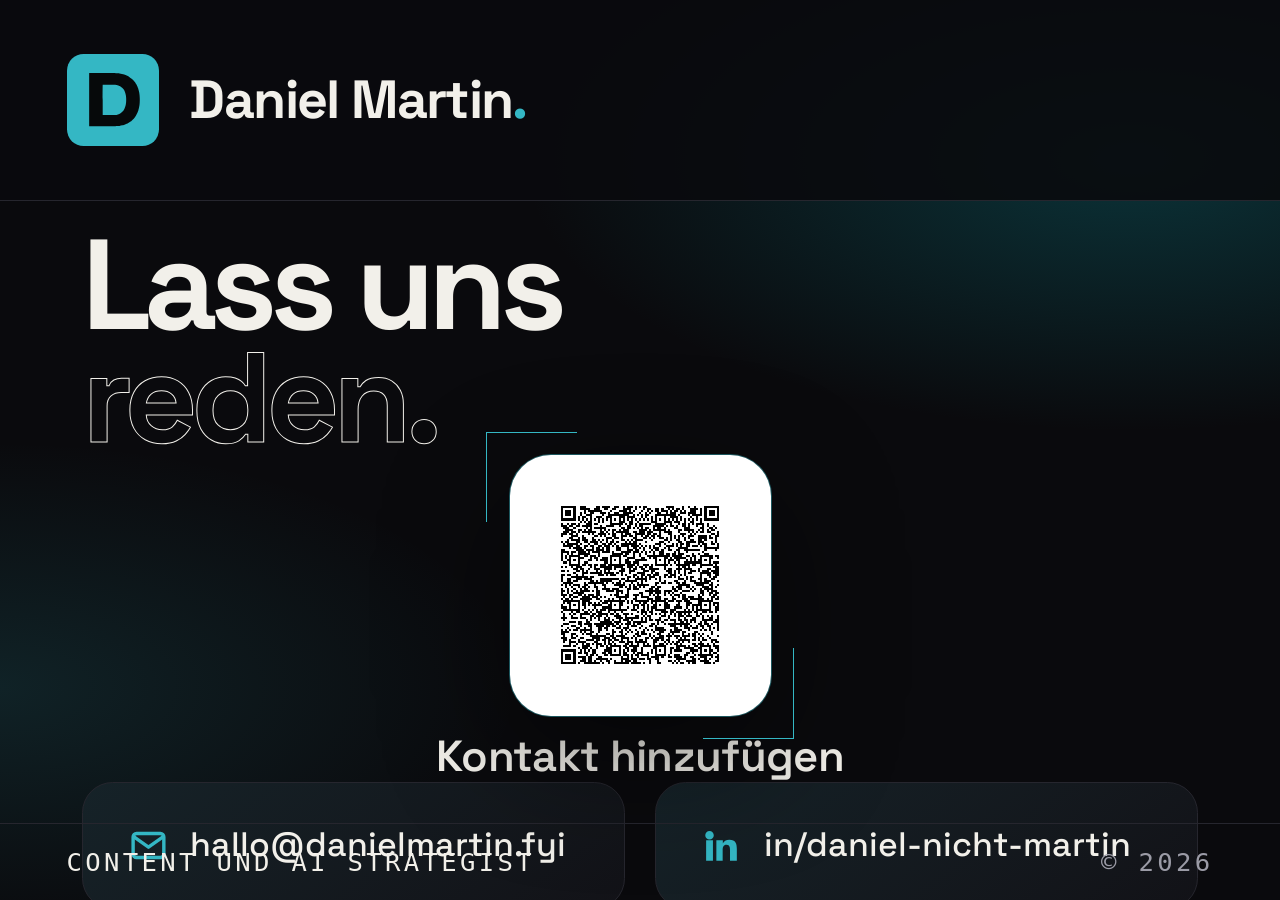
<file: qr.html>
<!DOCTYPE html>
<html lang="de">
<head>
<meta charset="UTF-8">
<meta name="viewport" content="width=device-width, initial-scale=1">
<title>Daniel Martin – Wallet-Karte</title>
<meta name="robots" content="noindex, nofollow">
<!--
  Visitenkarten-Seite (/qr.html). NoIndex, nicht in der Sitemap. QR enthält eine vCard.
  Export-Empfehlung: Hochformat 9:16, z. B. 1080×1920 px.
  Headless-Export z. B.: msedge --headless --window-size=1080,1920 --screenshot=wallet-card.png qr.html
  Layout ist in vw/vh skaliert → funktioniert auch bei anderen Portrait-Größen (z. B. 1080×2340).
-->
<style>
  @font-face{
    font-family:'Space Grotesk';
    font-style:normal;
    font-weight:300 700;
    font-display:swap;
    src:url([data-uri]) format('woff2');
  }

  /* Dieselben Design-Tokens wie auf der Hauptseite: Dark ist das Statement. */
  :root{
    --bg:#0A0A0D; --bg-2:#121217; --bg-3:#17171D;
    --ink:#F2F0EA; --ink-2:#9B9BA6; --line:#26262E;
    --acc:#34B7C4; --acc-deep:#0C6B74; --acc-ink:#06090A;
    --font-display:'Space Grotesk', ui-sans-serif, system-ui, sans-serif;
    --font-body:system-ui, -apple-system, 'Segoe UI', Roboto, Helvetica, Arial, sans-serif;
    --font-mono:ui-monospace, 'Cascadia Mono', 'JetBrains Mono', Consolas, monospace;
  }
  *{box-sizing:border-box; margin:0; padding:0}
  html,body{height:100%}
  body{
    font-family:var(--font-body); background:#050507; color:var(--ink);
    -webkit-font-smoothing:antialiased; text-rendering:optimizeLegibility;
    display:flex; align-items:center; justify-content:center;
  }
  a{color:inherit; text-decoration:none}
  .card{
    position:relative; isolation:isolate; width:100vw; height:100vh; height:100dvh; overflow:hidden;
    display:flex; flex-direction:column; background:var(--bg);
  }
  .card::before{
    content:""; position:absolute; inset:-10%; z-index:-2; pointer-events:none;
    background:
      radial-gradient(55% 35% at 82% 23%, color-mix(in srgb, var(--acc-deep) 42%, transparent), transparent 72%),
      radial-gradient(45% 30% at 8% 72%, color-mix(in srgb, var(--acc) 14%, transparent), transparent 76%);
  }
  .head{
    padding:4.2vw 5.2vw; min-height:8vh;
    display:flex; align-items:center; justify-content:flex-start;
    border-bottom:1px solid var(--line); background:color-mix(in srgb, var(--bg) 88%, transparent);
  }
  .brand{display:flex; align-items:center; gap:2.4vw; min-width:0; color:inherit; text-decoration:none}
  .brand:focus-visible{outline:2px solid var(--acc); outline-offset:2px; border-radius:1.3vw}
  .brand-logo{width:7.2vw; height:7.2vw; display:block; flex:0 0 auto; border-radius:1.3vw}
  .brand-logo rect{fill:var(--acc)}
  .brand-logo path{fill:var(--acc-ink)}
  .brand-name{font:700 4.2vw/1 var(--font-display); letter-spacing:-.03em; color:var(--ink); white-space:nowrap}
  .brand-name .dot{color:var(--acc)}
  .body{
    flex:1; min-height:0; color:var(--ink); display:flex; flex-direction:column;
    align-items:center; justify-content:space-evenly; padding:3.2vh 6.4vw 2.5vh;
  }
  .intro{width:100%}
  h1{
    font:700 clamp(2.7rem,10.5vw,8rem)/.88 var(--font-display);
    letter-spacing:-.055em; text-wrap:balance;
  }
  h1 span{color:transparent; -webkit-text-stroke:1px var(--ink)}

  .qr-wrap{display:flex; flex-direction:column; align-items:center; gap:1.6vh}
  .qr-panel{
    position:relative; background:#fff; border-radius:3.2vw; padding:3.4vw;
    width:min(54vw,29vh); height:min(54vw,29vh); flex:0 0 auto;
    box-shadow:0 0 0 1px color-mix(in srgb, var(--acc) 45%, transparent), 0 3vw 10vw rgba(0,0,0,.48);
  }
  .qr-panel::before,.qr-panel::after{
    content:""; position:absolute; width:7vw; height:7vw; pointer-events:none;
    border-color:var(--acc); border-style:solid;
  }
  .qr-panel::before{left:-1.8vw; top:-1.8vw; border-width:1px 0 0 1px}
  .qr-panel::after{right:-1.8vw; bottom:-1.8vw; border-width:0 1px 1px 0}
  .qr-panel img{display:block; width:100%; height:100%; image-rendering:pixelated}
  .qr-action{
    color:var(--ink); font:600 3.4vw/1.2 var(--font-display);
    letter-spacing:-.015em; text-align:center;
  }

  .contact{width:100%; display:grid; grid-template-columns:1fr 1fr; gap:2.4vw}
  .row{
    min-width:0; display:flex; align-items:center; padding:3.2vw 3.5vw;
    border:1px solid var(--line); border-radius:2.4vw;
    background:linear-gradient(145deg, color-mix(in srgb, var(--bg-2) 90%, var(--acc) 10%), var(--bg-2));
  }
  .row:focus-visible{outline:2px solid var(--acc); outline-offset:2px}
  .row .val{
    min-width:0; display:flex; align-items:center; gap:1.7vw;
    font:500 2.65vw/1.25 var(--font-display); color:var(--ink); white-space:nowrap;
  }
  .row .val svg{width:3.2vw; height:3.2vw; flex:0 0 auto; color:var(--acc)}

  .foot{
    border-top:1px solid var(--line); padding:2.5vh 5.2vw;
    display:flex; justify-content:space-between; align-items:center; gap:4vw;
    color:var(--ink-2); font:400 2vw/1.2 var(--font-mono); letter-spacing:.13em; text-transform:uppercase;
  }
  .foot strong{color:var(--ink); font-weight:400}

  @media (max-aspect-ratio:9/19){
    .body{padding-block:4vh 3vh}
    .qr-panel{width:min(58vw,27vh); height:min(58vw,27vh)}
  }
</style>
</head>
<body>
  <div class="card">

    <header class="head">
      <a class="brand" href="/" aria-label="Zur Portfolio-Startseite von Daniel Martin">
        <svg class="brand-logo" xmlns="http://www.w3.org/2000/svg" viewBox="0 0 5016 5016" aria-label="Daniel Martin Logo"><rect width="5016" height="5016" rx="418" fill="#0C6B74"/><path d="M1208.45 1042.45 l-2.45 2.45 0 1439.98 c0 940.04 .34 1440.88 .98 1442.56 .54 1.42 2.23 3.14 3.75 3.82 2.18 .97 149.61 1.23 699.27 1.21 543.41 -.01 702.87 -.29 725.5 -1.28 69.52 -3.02 89.28 -4.3 135.5 -8.81 26.72 -2.61 39.96 -4.22 82 -9.98 54.73 -7.5 106.28 -17.27 154.5 -29.3 28.78 -7.17 61.1 -16.12 84 -23.25 24.16 -7.52 53.91 -17.66 71 -24.19 42.49 -16.24 63.05 -24.76 92 -38.14 23.98 -11.08 56.64 -27.74 80 -40.82 40.24 -22.53 91.39 -55.27 123 -78.71 30.43 -22.57 32.08 -23.85 48.78 -37.72 29.1 -24.19 48.72 -42.2 79.79 -73.25 28.66 -28.64 42.55 -43.76 68.04 -74.05 11.76 -13.98 34.01 -42.9 50.27 -65.34 24.17 -33.37 51.99 -77.83 73.91 -118.13 16.24 -29.86 38.54 -75.05 48.12 -97.52 12.56 -29.44 24.15 -58.59 33.82 -85 11.76 -32.12 15.36 -42.73 24.23 -71.5 8.77 -28.42 17.33 -59.51 24.91 -90.5 5.34 -21.8 6.91 -28.94 14.12 -64 12.94 -62.94 23.38 -130.55 28.43 -184 3.65 -38.66 4.86 -55.81 7.04 -99.5 2.72 -54.55 3.26 -83.97 2.73 -149 -.39 -47.84 -1.15 -79.71 -2.59 -107.5 -4.25 -82.52 -8.64 -131.95 -16.69 -188 -4.13 -28.74 -10.01 -64.03 -15 -90 -8.21 -42.72 -22.62 -102.2 -34.82 -143.64 -9.8 -33.3 -15.78 -51.88 -23.94 -74.36 -17.96 -49.49 -24.65 -66.32 -42.16 -106 -11.89 -26.94 -37.77 -77.73 -54.02 -106 -8.06 -14.03 -16.95 -29.32 -19.75 -34 -7.22 -12.04 -39.73 -61.04 -50.75 -76.5 -15.87 -22.25 -49.18 -63.53 -69.38 -86 -23.48 -26.1 -45.67 -49.1 -64.01 -66.32 -22.19 -20.84 -49.07 -44.6 -68.45 -60.5 -27.76 -22.78 -64.55 -49.99 -95.14 -70.35 -29.86 -19.88 -64.78 -40.82 -98.5 -59.06 -11.36 -6.15 -34.35 -17.37 -62.5 -30.53 -9.52 -4.45 -33.9 -14.76 -56.5 -23.91 -18.31 -7.41 -53.73 -20.26 -74 -26.84 -37.91 -12.31 -89.25 -26.7 -123 -34.48 -37.92 -8.74 -92.94 -19.13 -129.5 -24.45 -19.19 -2.8 -59.12 -7.92 -75 -9.63 -38.84 -4.18 -89.69 -7.49 -145 -9.44 -17.03 -.6 -294.59 -.98 -728.8 -.98 l-701.3 -.01 -2.45 2.45z m1369.55 631.98 c32.4 1.97 76.15 6.45 99 10.12 18.82 3.03 47.38 9.01 69.27 14.51 21.46 5.39 60.96 18.41 82.73 27.25 9.62 3.91 25.37 10.99 35 15.74 31.35 15.45 63.72 34.57 84.5 49.92 18.03 13.31 38.74 30.45 54 44.7 14.19 13.25 28.46 28.1 42.12 43.82 12.95 14.91 30.15 37.87 43.23 57.69 27.25 41.31 45.56 76.47 64.64 124.18 9.47 23.67 20.45 56.82 27.85 84.13 11.26 41.53 11.93 44.43 20.12 87.5 3.82 20.07 9.8 60.89 11.5 78.5 .59 6.05 1.27 12.12 1.52 13.5 .84 4.6 3.45 38.28 4.49 58 .57 10.72 1.55 27.82 2.18 38 1.58 25.34 1.61 103.17 .06 133 -1.99 38.19 -4.21 72.78 -5.2 81 -.5 4.12 -1.18 11.32 -1.52 16 -.76 10.4 -5.86 50.95 -8.56 68 -1.09 6.88 -3.57 21.28 -5.51 32 -6.45 35.6 -13.73 65.17 -27.06 109.88 -6.46 21.68 -20.99 61.07 -32.54 88.25 -4.53 10.65 -13.12 29.01 -19.09 40.79 -11.48 22.68 -32.95 59.22 -45.56 77.57 -13.46 19.59 -29.69 40.72 -40.69 53 -5.92 6.6 -17.11 18.45 -24.87 26.34 -19.06 19.36 -42.33 39.89 -62.11 54.79 -10.2 7.68 -37.45 25.57 -48.5 31.84 -17.92 10.16 -23.8 13.43 -33 18.32 -9.65 5.13 -39.16 18.41 -51 22.94 -23.66 9.06 -59.52 20.42 -82.5 26.13 -17.96 4.47 -50.86 10.69 -74.72 14.14 -11.66 1.68 -31.56 3.97 -44.24 5.09 -12.67 1.12 -27.99 2.52 -34.04 3.1 -7.42 .72 -112.56 1.2 -322.76 1.46 l-311.76 .4 -.99 -2.6 c-.65 -1.7 -.99 -286.1 -.99 -825.57 0 -813.6 .02 -822.98 1.94 -823.68 2.39 -.88 618.45 -.68 633.06 .21z" fill="#FBFAF7" fill-rule="evenodd"/></svg>
        <span class="brand-name">Daniel Martin<span class="dot">.</span></span>
      </a>
    </header>

    <main class="body">
      <div class="intro">
        <h1>Lass uns<br><span>reden.</span></h1>
      </div>

      <div class="qr-wrap">
        <div class="qr-panel">
        <img class="qr-img" src="[data-uri]" alt="QR-Code – Kontakt von Daniel Martin als vCard speichern">
        </div>
        <p class="qr-action">Kontakt hinzufügen</p>
      </div>

      <div class="contact">
        <a class="row" href="mailto:hallo@danielmartin.fyi" aria-label="E-Mail an hallo@danielmartin.fyi senden" title="E-Mail">
          <span class="val"><svg viewBox="0 0 24 24" fill="none" stroke="currentColor" stroke-width="2" stroke-linecap="round" stroke-linejoin="round" aria-hidden="true"><rect x="3" y="5" width="18" height="14" rx="2"/><path d="m3.5 7 8.5 6 8.5-6"/></svg>hallo@danielmartin.fyi</span>
        </a>
        <a class="row" href="https://www.linkedin.com/in/daniel-nicht-martin/" target="_blank" rel="noopener" aria-label="LinkedIn-Profil von Daniel Martin öffnen" title="LinkedIn">
          <span class="val"><svg viewBox="0 0 24 24" fill="currentColor" aria-hidden="true"><path d="M4.98 3.5A2.5 2.5 0 1 1 5 8.5a2.5 2.5 0 0 1-.02-5zM3 9h4v12H3zM9 9h3.8v1.7h.05c.53-1 1.83-2.05 3.77-2.05C20.4 8.65 21 11 21 14.1V21h-4v-6.1c0-1.45-.03-3.3-2-3.3-2 0-2.3 1.57-2.3 3.2V21H9z"/></svg>in/daniel-nicht-martin</span>
        </a>
      </div>
    </main>

    <footer class="foot"><strong>Content und AI Strategist</strong><span>© 2026</span></footer>

  </div>
</body>
</html>
</file>
<file: css/style.css>
/* ═══════════════════════════════════════════════════════════
   BONKERS EDITION – danielmartin.fyi Design-Lab
   Dark-cinematic, Mega-Typo, Parallax, kinetische Details.
   Komplett self-hosted, keine externen Requests (DSGVO).
   ═══════════════════════════════════════════════════════════ */

@font-face{
  font-family:'Space Grotesk';
  font-style:normal;
  font-weight:300 700;
  font-display:swap;
  src:url('../assets/SpaceGrotesk-var.woff2') format('woff2');
}

:root{
  --bg:#0A0A0D;
  --bg-2:#121217;
  --bg-3:#17171D;
  --ink:#F2F0EA;
  --ink-2:#9B9BA6;
  --line:#26262E;
  --acc:#34B7C4;
  --acc-deep:#0C6B74;
  --acc-soft:#A9DBDF;
  --acc-ink:#06090A;
  /* Portrait-Duotone (dunkel gehalten, damit die Hero-Typo davor lesbar bleibt) */
  --pg1:#11565F; --pg2:#0A3B42; --pg3:#041B1F;
  --canvas-op:.5;
  --grain-op:.05;
  /* Button-Hover: dunkel → heller, hell → dunkler (hält den Text-Kontrast) */
  --acc-hover:#A9DBDF;

  --font-display:'Space Grotesk', ui-sans-serif, system-ui, sans-serif;
  --font-body:system-ui, -apple-system, 'Segoe UI', Roboto, Helvetica, Arial, sans-serif;
  --font-mono:ui-monospace, 'Cascadia Mono', 'JetBrains Mono', Consolas, 'Courier New', monospace;

  --wrap:1560px;
  --pad:clamp(20px, 4vw, 64px);
  --ease-out:cubic-bezier(.19,1,.22,1);
  --ease-inout:cubic-bezier(.83,0,.17,1);
}

/* ── Light Mode: bewusst NUR über den Toggle (Dark ist das Design-Statement).
      Die Wahl wird gespeichert; Systempräferenz greift beim Erstbesuch nicht. ── */
:root[data-theme="light"]{
  --bg:#FBFAF7; --bg-2:#F2F1EA; --bg-3:#E8EFED;
  --ink:#131316; --ink-2:#54545E; --line:#DFDBD1;
  --acc:#0C6B74; --acc-deep:#0A5760; --acc-soft:#7CC7CF; --acc-ink:#FFFFFF;
  --pg1:#9FDCE2; --pg2:#4FAEB9; --pg3:#16717C;
  --canvas-op:.52; --grain-op:.05;
  --acc-hover:#0A5760;
}

/* ── Reset & Base ── */
*{box-sizing:border-box}
html{scroll-behavior:smooth; scroll-padding-top:110px}
@media (prefers-reduced-motion:reduce){html{scroll-behavior:auto}}
body{
  margin:0; background:var(--bg); color:var(--ink);
  font-family:var(--font-body); font-size:1.0625rem; line-height:1.6;
  -webkit-font-smoothing:antialiased; text-rendering:optimizeLegibility;
  overflow-x:hidden;
}
a{color:inherit}
img{max-width:100%; display:block}
::selection{background:var(--acc); color:var(--acc-ink); text-shadow:none}
::-moz-selection{background:var(--acc); color:var(--acc-ink); text-shadow:none}

/* Scrollbar als Design-Detail */
::-webkit-scrollbar{width:10px}
::-webkit-scrollbar-track{background:var(--bg)}
::-webkit-scrollbar-thumb{background:var(--line); border-radius:6px; border:2px solid var(--bg)}
::-webkit-scrollbar-thumb:hover{background:var(--acc-deep)}

.wrap{max-width:var(--wrap); margin:0 auto; padding-inline:var(--pad)}
.mono{font-family:var(--font-mono); letter-spacing:.08em}

/* ── A11y ── */
:focus-visible{outline:3px solid var(--acc); outline-offset:3px; border-radius:2px}
[tabindex="-1"]:focus{outline:none}
.skip-link{position:absolute; left:12px; top:-100px; z-index:1000; background:var(--acc); color:var(--acc-ink); padding:10px 18px; border-radius:8px; font-family:var(--font-display); font-weight:500; text-decoration:none; transition:top .18s ease}
.skip-link:focus{top:12px}
.sr-only{position:absolute; width:1px; height:1px; padding:0; margin:-1px; overflow:hidden; clip:rect(0,0,0,0); white-space:nowrap; border:0}

/* D-Monogramm (per <use> referenziert) folgt der CSS-Farbe des SVG */
.pre-mark, .ov-mark, .pc-end-mark, .egg-mark svg{fill:currentColor}

/* Test-/Review-Modus (?anim=0): alle Bewegung aus, Endzustände sofort */
html.noanim{scroll-behavior:auto}
html.noanim *, html.noanim *::before, html.noanim *::after{transition:none !important; animation:none !important}
html.noanim [data-reveal]{opacity:1 !important; transform:none !important}
html.noanim .line-inner{transform:none !important}
html.noanim .kin .ch{transform:none !important}

/* ── Grain-Overlay (SVG-Turbulence, animiert) ── */
.grain{
  position:fixed; inset:-60px; z-index:998; pointer-events:none; opacity:var(--grain-op, .05);
  background-image:url("data:image/svg+xml,%3Csvg xmlns='http://www.w3.org/2000/svg' width='300' height='300'%3E%3Cfilter id='n'%3E%3CfeTurbulence type='fractalNoise' baseFrequency='0.82' numOctaves='2' stitchTiles='stitch'/%3E%3C/filter%3E%3Crect width='300' height='300' filter='url(%23n)' opacity='0.6'/%3E%3C/svg%3E");
  background-size:300px 300px;
}
.js .grain{animation:grain 2.4s steps(6) infinite}
@keyframes grain{
  0%{transform:translate(0,0)} 20%{transform:translate(-24px,12px)}
  40%{transform:translate(16px,-20px)} 60%{transform:translate(-12px,-16px)}
  80%{transform:translate(22px,18px)} 100%{transform:translate(0,0)}
}
@media (prefers-reduced-motion:reduce){.grain{animation:none}}

/* ── Topbar ── */
.topbar{
  position:fixed; top:0; left:0; right:0; z-index:90;
  display:flex; align-items:center; justify-content:space-between; gap:24px;
  padding:16px var(--pad);
  transition:background .35s ease, border-color .35s ease, backdrop-filter .35s ease, transform .45s ease;
  border-bottom:1px solid transparent;
}
.topbar.scrolled{background:color-mix(in srgb, var(--bg) 78%, transparent); backdrop-filter:blur(16px); border-bottom-color:var(--line)}
.topbar.hidden{transform:translateY(-110%)}
.brand{display:inline-flex; align-items:center; gap:10px; font-family:var(--font-display); font-weight:700; font-size:1.08rem; letter-spacing:-.02em; text-decoration:none; z-index:95}
.brand-name{white-space:nowrap}
.brand-logo{width:1.6em; height:1.6em; border-radius:6px}
.brand .dot{color:var(--acc)}
.top-status{font-size:.7rem; text-transform:uppercase; color:var(--ink-2); letter-spacing:.16em}
.top-right{display:flex; align-items:center; gap:16px}
.lang{display:inline-flex; border:1px solid var(--line); border-radius:999px; overflow:hidden; font-family:var(--font-display); font-size:.78rem}
.lang button{border:0; background:transparent; color:var(--ink-2); padding:7px 12px; cursor:pointer; font:inherit; line-height:1; transition:color .2s ease, background .2s ease}
.lang button.active{background:var(--ink); color:var(--bg)}
.theme-toggle{display:inline-flex; align-items:center; justify-content:center; width:40px; height:33px; border:1px solid var(--line); border-radius:999px; background:transparent; color:var(--ink); cursor:pointer; padding:0; transition:background .2s ease, color .2s ease, border-color .2s ease}
.theme-toggle:hover{background:var(--ink); color:var(--bg); border-color:var(--ink)}
.theme-toggle svg{width:16px; height:16px; fill:currentColor; display:block}
/* Icon zeigt das Ziel-Theme: Default (dark) → Sonne */
.theme-toggle .i-sun{display:block}
.theme-toggle .i-moon{display:none}
:root[data-theme="light"] .theme-toggle .i-sun{display:none}
:root[data-theme="light"] .theme-toggle .i-moon{display:block}
.top-cta{font-family:var(--font-display); font-weight:500; text-decoration:none; background:var(--acc); color:var(--acc-ink); padding:10px 20px; border-radius:999px; font-size:.88rem; white-space:nowrap; display:inline-block}
.menu-btn{display:inline-flex; align-items:center; gap:12px; border:0; background:none; color:var(--ink); cursor:pointer; padding:8px 0; z-index:95}
.menu-btn-label{font-size:.72rem; text-transform:uppercase}
.menu-btn-icon{display:flex; flex-direction:column; gap:6px; width:26px}
.menu-btn-icon i{display:block; height:2px; background:var(--ink); transition:transform .35s var(--ease-out)}
.menu-btn-icon i:last-child{width:70%; align-self:flex-end}
body.menu-open .menu-btn-icon i:first-child{transform:translateY(4px) rotate(45deg)}
/* Die 70-%-Linie per Transform statt width auf volle Länge bringen:
   scaleX(1/.7) streckt auf 26px, translate(-3.9px) = 15 % der Iconbreite
   schiebt das Kreuz in die Mitte (Icon ist fix 26px breit) */
body.menu-open .menu-btn-icon i:last-child{transform:translate(-3.9px,-4px) rotate(-45deg) scaleX(1.4286)}

/* ── Fullscreen-Menü ── */
.ovmenu{
  position:fixed; inset:0; z-index:80;
  background:color-mix(in srgb, var(--bg) 92%, var(--acc-deep) 8%);
  display:flex; flex-direction:column; justify-content:center;
  padding:clamp(24px,6vw,90px);
  clip-path:inset(0 0 100% 0); visibility:hidden;
  transition:clip-path .75s var(--ease-inout), visibility 0s linear .75s;
  overflow:hidden;
}
.ovmenu.open{clip-path:inset(0 0 0% 0); visibility:visible; transition:clip-path .75s var(--ease-inout)}
.ov-mark{position:absolute; right:-12vw; bottom:-24vh; height:100vh; width:auto; color:var(--acc); opacity:.06; pointer-events:none}
.ov-nav{display:flex; flex-direction:column; gap:clamp(4px,1vh,14px); position:relative; z-index:1}
.ov-link{
  display:flex; align-items:baseline; gap:clamp(14px,2.5vw,30px);
  font-family:var(--font-display); font-weight:700;
  font-size:clamp(2.6rem, 8.5vw, 7rem); letter-spacing:-.03em; line-height:1.04;
  text-decoration:none; width:fit-content;
  opacity:0; transform:translateY(46px);
  transition:opacity .6s ease, transform .7s var(--ease-out), color .25s ease;
}
.ovmenu.open .ov-link{opacity:1; transform:none}
.ovmenu.open .ov-link:nth-child(1){transition-delay:.18s}
.ovmenu.open .ov-link:nth-child(2){transition-delay:.26s}
.ovmenu.open .ov-link:nth-child(3){transition-delay:.34s}
.ovmenu.open .ov-link:nth-child(4){transition-delay:.42s}
.ov-idx{font-size:clamp(.8rem,1.4vw,1rem); color:var(--acc); font-weight:400}
.ov-word{transition:transform .35s var(--ease-out)}
.ov-link:hover{color:var(--acc)}
.ov-link:hover .ov-word{transform:translateX(14px)}
.ov-meta{display:flex; flex-wrap:wrap; gap:14px 34px; margin-top:clamp(30px,7vh,70px); font-size:.8rem; color:var(--ink-2); position:relative; z-index:1; opacity:0; transition:opacity .6s ease .5s}
.ovmenu.open .ov-meta{opacity:1}
.ov-meta a{text-decoration:none}
.ov-meta a:hover{color:var(--acc)}
.ov-mobile-controls{display:none; align-items:center; gap:12px; position:relative; z-index:1; margin-top:28px}

/* ── HERO ── */
.hero{
  position:relative; min-height:100vh; min-height:100svh;
  display:flex; flex-direction:column; justify-content:flex-end;
  overflow:hidden; padding-bottom:86px;
}
.hero-canvas{
  position:absolute; inset:0; width:100%; height:100%; z-index:0;
  filter:blur(72px) saturate(1.15); opacity:var(--canvas-op, .5); transform:translateZ(0);
}
.hero::after{ /* Vignette + Fade nach unten */
  content:""; position:absolute; inset:0; z-index:1; pointer-events:none;
  background:
    radial-gradient(120% 90% at 50% 10%, transparent 40%, color-mix(in srgb, var(--bg) 55%, transparent) 100%),
    linear-gradient(to bottom, color-mix(in srgb, var(--bg) 35%, transparent), transparent 22%, transparent 72%, var(--bg) 100%);
}
.hero-inner{position:relative; z-index:3; padding:clamp(110px,16vh,180px) var(--pad) 0; max-width:var(--wrap); margin-inline:auto; width:100%}
.eyebrow{font-size:.78rem; text-transform:uppercase; letter-spacing:.2em; color:var(--ink-2); margin:0 0 clamp(18px,3vh,34px)}
.eyebrow::before{content:""; display:inline-block; width:40px; height:1px; background:var(--acc); margin-right:14px; vertical-align:middle}

.mega{margin:0; font-family:var(--font-display)}
.h-row{display:block; overflow:hidden; line-height:.96}
/* Zeilen bewusst schmaler als der Wrap und versetzt:
   ragt kaum noch ins Portrait, gewinnt Hero-Höhe */
.h-row:nth-child(1){max-width:76%}
.h-row:nth-child(2){max-width:88%}
@media (max-width:900px){
  .h-row:nth-child(1), .h-row:nth-child(2){max-width:100%}
}
.h-line{
  display:inline-block; white-space:nowrap;
  font-weight:700; text-transform:uppercase; letter-spacing:-.04em; line-height:.96;
  font-size:clamp(3.2rem, 14vw, 19rem);
}
/* Separation der gefüllten Zeile vom Portrait dahinter */
.h-line:not(.h-line-outline){
  text-shadow:0 2px 16px color-mix(in srgb, var(--bg) 72%, transparent),
              0 8px 44px color-mix(in srgb, var(--bg) 55%, transparent);
}
.h-line-outline{
  -webkit-text-stroke:clamp(1px, .16vw, 2.5px) var(--ink);
  /* Gefüllt-gedimmt statt purer Outline: behält den Zweiton-Charakter,
     bleibt aber auch für sehschwache Besucher lesbar (~4:1 bei Display-Größe) */
  color:color-mix(in srgb, var(--ink) 45%, transparent);
  transition:color .5s ease, -webkit-text-stroke-color .5s ease;
}
.h-line-outline:hover{color:var(--acc); -webkit-text-stroke-color:var(--acc)}
@supports not (-webkit-text-stroke:1px black){
  .h-line-outline{color:var(--ink-2)}
}
/* Kinetische Buchstaben: maskierter Intro-Slide, Gewicht folgt dem Cursor (JS) */
.kin .ch{display:inline-block; will-change:transform; transform:translateY(120%); white-space:pre}
.js .kin.in .ch{transform:none; transition:transform 1s var(--ease-out); transition-delay:calc(var(--i) * 36ms)}
.js .kin.live .ch{transition:none}
.no-js .kin .ch{transform:none}
@media (prefers-reduced-motion:reduce){
  .kin .ch{transform:none !important; transition:none !important}
}

.hero-sub{display:flex; justify-content:space-between; align-items:flex-end; gap:4vw; margin-top:clamp(2rem,5vh,3.6rem)}
.hero-lead{font-size:clamp(1.05rem,1.5vw,1.35rem); line-height:1.55; color:var(--ink-2); max-width:54ch; margin:0}
.hero-lead b, .hero-lead strong{color:var(--ink)}
.hero-cta{display:flex; gap:14px; flex-wrap:wrap}
.btn{
  font-family:var(--font-display); font-weight:500; text-decoration:none;
  padding:16px 30px; border-radius:999px; font-size:1rem; white-space:nowrap;
  border:1px solid transparent; display:inline-block; position:relative; overflow:hidden;
  transition:color .3s ease, border-color .3s ease, background .3s ease;
}
.btn-solid{background:var(--acc); color:var(--acc-ink)}
.btn-solid:hover{background:var(--acc-hover)}
.btn-line{border-color:color-mix(in srgb, var(--ink) 35%, transparent); color:var(--ink)}
.btn-line:hover{border-color:var(--ink); background:var(--ink); color:var(--bg)}

.hero-portrait{
  position:absolute; z-index:2; margin:0;
  right:clamp(12px,6vw,110px); bottom:clamp(150px,24vh,240px);
  width:clamp(200px, 24vw, 400px); rotate:-2.5deg;
  border-radius:22px; overflow:hidden;
  background:linear-gradient(165deg, var(--pg1) 0%, var(--pg2) 55%, var(--pg3) 100%);
  box-shadow:0 40px 90px rgba(0,0,0,.5);
  will-change:transform;
}
.hero-portrait img{
  /* height:auto schlägt den height-Attribut-Hint, sonst greift aspect-ratio nicht */
  width:100%; height:auto; aspect-ratio:4/5; object-fit:cover;
  mix-blend-mode:luminosity; opacity:.88;
  filter:grayscale(1) contrast(1.06) brightness(.9);
}
/* Schleier zur Textseite: hält die Mega-Typo vor dem Bild lesbar */
.hero-portrait::before{
  content:""; position:absolute; inset:0; z-index:1; border-radius:inherit;
  background:linear-gradient(to right, color-mix(in srgb, var(--bg) 55%, transparent), transparent 62%);
}
.hero-portrait::after{content:""; position:absolute; inset:0; z-index:2; border-radius:inherit; box-shadow:inset 0 0 0 1px color-mix(in srgb, var(--ink) 14%, transparent)}

.hero-foot{
  position:absolute; z-index:3; bottom:0; left:0; right:0;
  display:flex; justify-content:space-between; align-items:center; gap:20px;
  padding:20px var(--pad);
  font-size:.68rem; text-transform:uppercase; letter-spacing:.18em; color:var(--ink-2);
  border-top:1px solid color-mix(in srgb, var(--line) 60%, transparent);
}
.scroll-cue{display:inline-flex; align-items:center; gap:12px}
.scroll-cue i{position:relative; width:60px; height:1px; background:var(--line); overflow:hidden}
.scroll-cue i::after{content:""; position:absolute; top:0; left:-40%; width:40%; height:100%; background:var(--acc)}
.js .scroll-cue i::after{animation:cue 1.9s var(--ease-inout) infinite}
@keyframes cue{to{left:110%}}
@media (prefers-reduced-motion:reduce){.scroll-cue i::after{animation:none; left:0}}

/* ── Skill-Marquee (eine Reihe, ruhig): sattes Petrol-Band als Tonwert-Bruch ── */
.mq{
  position:relative; z-index:4;
  rotate:-1.2deg; scale:1.02;
  margin-block:clamp(3rem,8vh,6rem);
  background:var(--acc-deep); color:#F4F2EC;
  box-shadow:0 18px 50px color-mix(in srgb, var(--acc-deep) 35%, transparent);
}
.mq-row{overflow:hidden; padding-block:clamp(14px,2.2vh,22px); contain:layout paint}
.mq-track{
  display:inline-flex; align-items:center; white-space:nowrap; gap:0;
  font-family:var(--font-display); font-weight:700; text-transform:uppercase;
  letter-spacing:-.01em; font-size:clamp(1.5rem, 3.6vw, 3.2rem); line-height:1;
}
.js .mq-a .mq-track{animation:mq 58s linear infinite}
.mq:hover .mq-track{animation-play-state:paused}
@keyframes mq{from{transform:translateX(0)} to{transform:translateX(-50%)}}
@media (prefers-reduced-motion:reduce){.mq-track{animation:none !important}}
.mq-track span{padding-inline:clamp(14px,2vw,28px)}
.mq-track b{color:#7CE0EA; font-weight:400; font-size:.55em; translate:0 -.35em}

/* ── Sections: Chrome ── */
.sec{position:relative; padding-block:clamp(7rem,16vh,13rem); overflow:clip}
.ghost{
  position:absolute; top:clamp(1rem,4vh,3rem); right:-3vw; z-index:0;
  font-size:clamp(14rem, 34vw, 42rem); font-weight:700; line-height:.8; letter-spacing:-.05em;
  color:transparent; -webkit-text-stroke:1px color-mix(in srgb, var(--ink) 9%, transparent);
  pointer-events:none; user-select:none; will-change:transform;
}
.sec .wrap{position:relative; z-index:1}
.sec-num{font-size:.72rem; text-transform:uppercase; letter-spacing:.2em; color:var(--acc); margin:0 0 clamp(20px,4vh,36px)}
.sec-num::before{content:""; display:inline-block; width:40px; height:1px; background:var(--acc); margin-right:14px; vertical-align:middle}
.sec-title{
  font-family:var(--font-display); font-weight:700;
  font-size:clamp(2.7rem, 7.2vw, 7.6rem); line-height:1; letter-spacing:-.035em;
  margin:0 0 clamp(1.6rem,3.5vh,2.4rem); max-width:16ch;
}
.sec-lead{font-size:clamp(1.1rem,1.6vw,1.45rem); line-height:1.55; color:var(--ink-2); max-width:56ch; margin:0}
.sec-lead i{color:var(--ink); font-style:italic}

/* Zeilen-Maskierung für Split-Reveals */
.line{display:block; overflow:hidden}
.line-inner{display:block; will-change:transform}
.js .line-inner{transform:translateY(112%); transition:transform .95s var(--ease-out); transition-delay:calc(var(--i) * 90ms)}
.js .in > .line .line-inner, .js .line.in .line-inner{transform:none}
@media (prefers-reduced-motion:reduce){.js .line-inner{transform:none !important; transition:none !important}}

/* Scroll-Reveal (Basis) */
.js [data-reveal]{opacity:0; transform:translateY(28px); transition:opacity .8s ease, transform .9s var(--ease-out); transition-delay:var(--d, 0ms)}
.js [data-reveal].in{opacity:1; transform:none}
@media (prefers-reduced-motion:reduce){.js [data-reveal]{opacity:1 !important; transform:none !important; transition:none !important}}

/* ── About: Tilt-Karten ── */
.cards3{display:grid; grid-template-columns:repeat(3,1fr); gap:clamp(14px,1.8vw,26px); margin-top:clamp(3rem,7vh,5rem); perspective:1200px}
.tcard{
  position:relative; border:1px solid var(--line); border-radius:22px;
  padding:clamp(24px,2.6vw,36px); min-height:clamp(230px,26vh,300px);
  background:linear-gradient(180deg, var(--bg-3), var(--bg-2));
  transform-style:preserve-3d; will-change:transform;
  transition:border-color .3s ease;
  overflow:hidden;
}
.tcard:hover{border-color:color-mix(in srgb, var(--acc) 55%, var(--line))}
.tcard::after{ /* Glare, folgt dem Cursor (JS setzt --gx/--gy) */
  content:""; position:absolute; inset:0; pointer-events:none; opacity:0;
  background:radial-gradient(420px circle at var(--gx,50%) var(--gy,50%), color-mix(in srgb, var(--acc) 13%, transparent), transparent 65%);
  transition:opacity .35s ease;
}
.tcard:hover::after{opacity:1}
.tcard-idx{position:absolute; top:18px; right:22px; font-size:.75rem; color:var(--ink-2); letter-spacing:.2em}
.tcard h3{
  font-family:var(--font-display); font-weight:600; font-size:clamp(1.25rem,1.7vw,1.55rem);
  line-height:1.15; letter-spacing:-.015em; margin:0 0 14px; padding-top:18px; position:relative; max-width:14ch;
}
.tcard h3::before{content:""; position:absolute; top:0; left:0; width:30px; height:4px; border-radius:2px; background:var(--acc)}
.tcard p{font-size:.95rem; line-height:1.6; color:var(--ink-2); margin:0}
.geek{text-decoration:underline dotted; text-decoration-color:color-mix(in srgb, var(--acc) 60%, transparent); text-underline-offset:3px; transition:color .15s ease}
.geek:hover{color:var(--acc)}

/* ── Werdegang: große Zeilen ── */
.cvlist{list-style:none; margin:clamp(3rem,7vh,5rem) 0 0; padding:0; border-top:1px solid var(--line); counter-reset:cv}
.cvrow{
  position:relative; overflow:hidden;
  display:grid; grid-template-columns:minmax(100px,.18fr) 1.15fr .72fr auto; gap:clamp(14px,2.4vw,36px); align-items:baseline;
  padding:clamp(1.5rem,3.6vh,2.6rem) clamp(4px,.6vw,10px);
  border-bottom:1px solid var(--line);
}
.cvrow::before{ /* Füll-Sweep beim Hover */
  content:""; position:absolute; inset:0; background:var(--acc);
  transform:translateY(101%); transition:transform .5s var(--ease-inout); z-index:0;
}
.cvrow:hover::before{transform:translateY(0)}
.cvrow > *{position:relative; z-index:1; transition:color .35s ease}
.cv-year{font-size:.78rem; text-transform:uppercase; color:var(--acc)}
.cv-org{
  font-family:var(--font-display); font-weight:600;
  font-size:clamp(1.6rem, 3.4vw, 3.1rem); letter-spacing:-.025em; line-height:1.05;
  transition:transform .45s var(--ease-out), color .35s ease;
}
.cv-role{color:var(--ink-2); font-size:clamp(.95rem,1.15vw,1.1rem); line-height:1.4}
.cvrow::after{
  content:"→"; position:relative; z-index:1; font-family:var(--font-display); font-size:clamp(1.3rem,2vw,1.9rem);
  color:var(--ink-2); opacity:0; transform:translateX(-14px);
  transition:opacity .35s ease, transform .45s var(--ease-out), color .35s ease;
}
.cvrow:hover::after{opacity:1; transform:none; color:var(--acc-ink)}
.cvrow:hover .cv-org{transform:translateX(10px); color:var(--acc-ink)}
.cvrow:hover .cv-year{color:color-mix(in srgb, var(--acc-ink) 78%, transparent)}
.cvrow:hover .cv-role{color:color-mix(in srgb, var(--acc-ink) 78%, transparent)}
.cv-edu .cv-year{color:var(--ink-2)}
.cv-edu .cv-org{font-weight:500; color:var(--ink-2)}
@media (prefers-reduced-motion:reduce){
  .cvrow::before{transition:none} .cvrow::after{transition:none} .cv-org{transition:none}
}

/* ── Projekt-Index: fünf Titel auf einen Blick, springt zur Karte ── */
.case-index{list-style:none; display:flex; flex-wrap:wrap; gap:10px 12px; margin:clamp(1.8rem,4vh,2.6rem) 0 0; padding:0}
.case-index a{
  display:inline-flex; align-items:center; gap:10px; min-height:44px;
  font-size:.75rem; text-transform:uppercase; letter-spacing:.14em;
  color:var(--ink-2); text-decoration:none;
  border:1px solid var(--line); border-radius:999px; padding:10px 18px;
  transition:color .25s ease, border-color .25s ease, background .25s ease;
}
.case-index a:hover{background:var(--acc); border-color:var(--acc); color:var(--acc-ink)}
.case-index i{font-style:normal; color:var(--acc)}
.case-index a:hover i{color:inherit}

/* ── Projekte: horizontales Pinning ── */
.sec-work{padding-bottom:0}
.pin-sec{position:relative; margin-top:clamp(2rem,5vh,4rem)}
.pin-vp{
  position:sticky; top:0; height:100vh; height:100svh; overflow:hidden;
  display:flex; align-items:center;
}
.track{
  display:flex; align-items:stretch; gap:clamp(18px,2.6vw,42px);
  padding-inline:var(--pad); will-change:transform;
}
.pcard{
  position:relative; flex:0 0 auto;
  width:min(76vw, 860px);
  display:flex; flex-direction:column;
  background:var(--bg-2); border:1px solid var(--line); border-radius:24px;
  overflow:hidden; text-decoration:none;
}
.pcard{max-height:86svh}
/* Medienfläche darf schrumpfen (Floor 150px): auf flachen Viewports gibt
   sie Höhe an den Kartentext ab, damit der Projekt-Link nie beschnitten wird */
.pc-media{position:relative; margin:0; height:min(42svh, 440px); flex:0 1 auto; min-height:150px; overflow:hidden; background:var(--bg-3)}
.pc-media::after{ /* sanfter Übergang ins Karten-Dunkel */
  content:""; position:absolute; inset:auto 0 0 0; height:34%; z-index:2; pointer-events:none;
  background:linear-gradient(to top, color-mix(in srgb, var(--bg-2) 62%, transparent), transparent);
}
.pc-idx{
  font-size:.72rem; color:var(--acc); letter-spacing:.22em;
  display:inline-flex; align-items:center; gap:12px;
}
.pc-idx::after{content:""; width:34px; height:1px; background:color-mix(in srgb, var(--acc) 55%, transparent)}
.pc-media img, .pc-media .pc-art{
  display:block; width:114%; max-width:none; height:100%; margin-left:-7%;
  will-change:transform; transition:scale .8s var(--ease-out);
}
.pc-media img{object-fit:cover; filter:saturate(.92) contrast(1.02)}
.pcard:hover .pc-media img, .pcard:hover .pc-media .pc-art{scale:1.045}
.pc-body{display:flex; flex-direction:column; gap:12px; padding:clamp(20px,2.4vw,34px) clamp(20px,2.6vw,36px) clamp(24px,2.8vw,38px); flex:1}
.pc-title{font-family:var(--font-display); font-weight:700; font-size:clamp(1.5rem,2.5vw,2.35rem); letter-spacing:-.02em; line-height:1.05; margin:0}
.pc-meta{margin:0; font-size:.72rem; color:var(--ink-2); text-transform:uppercase; letter-spacing:.1em; display:flex; flex-wrap:wrap; gap:8px}
.pc-meta i{font-style:normal; border:1px solid var(--line); border-radius:999px; padding:5px 12px; line-height:1.4}
.pc-desc{margin:2px 0 0; font-size:.96rem; line-height:1.6; color:var(--ink-2); max-width:66ch}
.pc-link{
  margin-top:auto; padding-top:18px; align-self:flex-start;
  font-family:var(--font-display); font-weight:500; font-size:1rem; color:var(--ink);
  text-decoration:none; position:relative;
}
.pc-link::after{content:""; position:absolute; left:0; bottom:-3px; height:2px; width:100%; background:var(--acc); transform:scaleX(.35); transform-origin:left; transition:transform .4s var(--ease-out)}
.pc-link:hover{color:var(--acc)}
.pc-link:hover::after{transform:scaleX(1)}
.pin-progress{
  position:absolute; left:var(--pad); right:var(--pad); bottom:clamp(18px,4vh,40px); z-index:5;
  display:flex; align-items:center; gap:20px;
  font-size:.72rem; letter-spacing:.16em; color:var(--ink-2);
  pointer-events:none;
}
.pin-bar{flex:1; height:1px; background:var(--line); position:relative; overflow:hidden}
.pin-bar i{position:absolute; inset:0; background:var(--acc); transform:scaleX(0); transform-origin:left; will-change:transform}
/* Wegweiser: während des Pins dauerhaft sichtbar und klickbar –
   überspringt die Galerie; auf der letzten Karte zieht er an */
.pin-next{color:var(--acc); display:inline-flex; align-items:center; gap:8px; text-decoration:none; opacity:.75; transition:opacity .4s ease; pointer-events:auto}
.pin-next:hover, .pin-next:focus-visible, .pin-next.show{opacity:1}
.pin-next b{font-weight:400; animation:pin-next-bob 1.6s ease-in-out infinite}
@keyframes pin-next-bob{0%,100%{transform:translateY(0)} 50%{transform:translateY(3px)}}
@media (prefers-reduced-motion:reduce){.pin-next b{animation:none}}

/* Fallback ohne Pinning (Mobile, Reduced Motion, no-js) */
.no-pin .pin-vp{position:static; height:auto; overflow:visible}
.no-pin .track{flex-direction:column; transform:none !important; padding-inline:var(--pad)}
.no-pin .pcard{width:100%; max-height:none}
.no-pin .pc-media{flex:none; height:auto; min-height:0; aspect-ratio:16/9}
.no-pin .pc-media img, .no-pin .pc-media .pc-art{width:100%; margin-left:0; transform:none !important}
.no-pin .pin-progress{display:none}
.no-pin.pin-sec{margin-bottom:clamp(2rem,5vh,3.5rem)}
/* Ohne Pinning: Liste einklappbar */
.no-pin .track.collapsed article.pcard:nth-of-type(n+3){display:none}

.cases-more{display:flex; justify-content:center; padding-bottom:clamp(3rem,7vh,5rem)}
.cases-more:has(> [hidden]){display:none}
.more-cases{
  display:inline-flex; align-items:center; gap:12px;
  font-size:.75rem; text-transform:uppercase; letter-spacing:.16em;
  color:var(--ink); background:transparent; border:1px solid var(--line);
  border-radius:999px; padding:14px 26px; cursor:pointer;
  transition:background .25s ease, color .25s ease, border-color .25s ease;
}
.more-cases:hover{background:var(--acc); border-color:var(--acc); color:var(--acc-ink)}
.more-cases::after{content:""; width:8px; height:8px; border-right:2px solid currentColor; border-bottom:2px solid currentColor; transform:translateY(-2px) rotate(45deg); transition:transform .2s ease}
.more-cases[aria-expanded="true"]::after{transform:translateY(1px) rotate(-135deg)}
.more-cases[hidden]{display:none}

/* ── Kontakt + Footer: im Light Mode invertierter Abschluss-Block ── */
:root[data-theme="light"] .invert{
  --bg:#131316; --bg-2:#1B1B21; --bg-3:#202027;
  --ink:#F2F0EA; --ink-2:#9B9BA6; --line:#2C2C34;
  --acc:#34B7C4; --acc-deep:#0C6B74; --acc-ink:#06090A;
  background:var(--bg); color:var(--ink);
}
/* ── Kontakt ── */
.sec-contact{padding-bottom:clamp(4rem,9vh,7rem)}
.sec-contact::before{ /* Petrol-Glow hinter der Mega-Zeile */
  content:""; position:absolute; top:-10%; right:-15%; width:75%; height:130%;
  z-index:0; pointer-events:none;
  background:radial-gradient(52% 48% at 68% 38%, color-mix(in srgb, var(--acc-deep) 42%, transparent), transparent 72%);
}
.contact-mega{margin:0 0 clamp(2rem,4vh,3rem); font-family:var(--font-display)}
.contact-mega .h-line{font-size:clamp(2.8rem, 12.5vw, 17rem)}
.contact-mail{margin-top:clamp(2.4rem,6vh,4.4rem)}
.mail-mega{
  display:inline-flex; align-items:baseline; gap:14px;
  font-family:var(--font-display); font-weight:600;
  font-size:clamp(1.5rem, 4.4vw, 3.6rem); letter-spacing:-.02em;
  text-decoration:none; padding-bottom:8px; position:relative;
}
.mail-mega::after{content:""; position:absolute; left:0; bottom:0; height:3px; width:100%; background:color-mix(in srgb, var(--acc) 45%, var(--line))}
.mail-mega::before{content:""; position:absolute; left:0; bottom:0; height:3px; width:100%; background:var(--acc); transform:scaleX(0); transform-origin:left; transition:transform .55s var(--ease-out); z-index:1}
.mail-mega:hover::before{transform:scaleX(1)}
.mail-mega:hover{color:var(--acc)}
.mail-arrow{font-size:.7em; transition:transform .45s var(--ease-out); display:inline-block}
.mail-mega:hover .mail-arrow{transform:translate(6px,-6px)}
.contact-meta{display:flex; flex-wrap:wrap; align-items:center; gap:16px 40px; margin-top:clamp(2.6rem,6vh,4rem); font-size:.78rem; text-transform:uppercase; letter-spacing:.14em; color:var(--ink-2)}
.contact-meta a{text-decoration:none}
.contact-meta a:hover{color:var(--acc)}
.contact-meta b{color:var(--ink); font-weight:500; font-variant-numeric:tabular-nums}
/* Rettungsanker neben dem Mailto: echtes Tap-Ziel statt Textknopf */
.copy-mail{
  display:inline-flex; align-items:center; min-height:44px;
  border:1px solid var(--line); border-radius:999px; padding:10px 22px;
  background:transparent; color:var(--ink); font:inherit;
  text-transform:inherit; letter-spacing:inherit; cursor:pointer;
  transition:background .25s ease, color .25s ease, border-color .25s ease;
}
.copy-mail:hover{background:var(--acc); border-color:var(--acc); color:var(--acc-ink)}

/* ── Footer ── */
.footer{border-top:1px solid var(--line); position:relative}
.foot-grid{display:flex; justify-content:space-between; align-items:center; gap:16px 28px; flex-wrap:wrap; padding-block:26px; font-size:.85rem; color:var(--ink-2)}
.foot-built{color:var(--ink-2)}
.to-top{
  display:inline-flex; align-items:center; gap:10px;
  border:1px solid var(--line); background:transparent; color:var(--ink);
  border-radius:999px; padding:10px 20px; cursor:pointer;
  font-size:.72rem; text-transform:uppercase;
  transition:background .25s ease, color .25s ease, border-color .25s ease;
}
.to-top:hover{background:var(--acc); border-color:var(--acc); color:var(--acc-ink)}
.legal-details{padding-bottom:56px; color:var(--ink-2); font-size:.85rem}
.legal-details summary{cursor:pointer; font-family:var(--font-display); color:var(--ink); list-style:none; display:inline-block}
.legal-details summary::-webkit-details-marker{display:none}
.legal-details summary::before{content:"+ "; color:var(--acc)}
.legal-details[open] summary::before{content:"– "}
.legal{margin-top:16px; line-height:1.7; max-width:62ch}
.legal strong{color:var(--ink)}
.legal a{color:var(--ink)}
/* Hinweis nur in der EN-Fassung (DE-Wert ist leer → ausgeblendet) */
.legal-note{font-style:italic}
.legal-note:empty{display:none}

/* ── Menü offen: Seite einfrieren ── */
body.menu-open{overflow:hidden}

/* ── Magnetische Elemente: weiches Zurückfedern ──
   (steht bewusst spät im Stylesheet und nennt alle Übergänge,
   damit Hover-Farbwechsel der Buttons erhalten bleiben) */
[data-magnetic]{transition:transform .55s var(--ease-out), color .3s ease, background .3s ease, border-color .3s ease}

/* ── Easteregg: Konami → Scramble-Welle + Mono-Toast ── */
.egg-toast{
  position:fixed; left:50%; bottom:36px; transform:translate(-50%,16px); z-index:99999; pointer-events:none;
  max-width:min(88vw, 420px); text-align:left; line-height:1.55;
  background:color-mix(in srgb, var(--bg-2) 94%, var(--acc)); color:var(--ink);
  font-family:var(--font-mono); font-size:.78rem; letter-spacing:.04em;
  padding:14px 20px; border:1px solid color-mix(in srgb, var(--acc) 35%, var(--line)); border-radius:10px;
  box-shadow:0 18px 44px color-mix(in srgb, #000 30%, transparent);
  opacity:0; transition:opacity .35s ease, transform .35s ease;
}
.egg-toast.in{opacity:1; transform:translate(-50%,0)}
.egg-code{display:block; color:var(--acc); letter-spacing:.3em; font-size:.68rem; margin-bottom:7px; text-transform:uppercase}

/* ── Responsive ── */
@media (max-width:1080px){
  .top-status{display:none}
}
@media (max-width:900px){
  .cards3{grid-template-columns:1fr}
  .tcard{min-height:0}
  .cvrow{grid-template-columns:minmax(88px,.3fr) 1fr auto; align-items:start}
  .cv-year{grid-row:1 / 3; padding-top:.55em}
  .cv-org{grid-column:2}
  .cv-role{grid-column:2}
  .cvrow::after{grid-column:3; grid-row:1}
  .hero-portrait{right:4vw; bottom:auto; top:clamp(90px,13vh,140px); width:clamp(130px,30vw,220px); opacity:.9}
  .hero-sub{flex-direction:column; align-items:flex-start; gap:28px}
}
@media (max-width:720px){
  .top-cta{display:none}
  /* Wort-Label „Menü/Schließen" weglassen: Icon reicht, und der
     Brand-Name behält seine Zeile (aria-label trägt den Zustand) */
  .menu-btn-label{display:none}
  .lang{font-size:.72rem}
  .mq{rotate:-1.6deg}
  .hero{padding-bottom:70px}
  .ov-link{font-size:clamp(2.4rem, 12vw, 4rem)}
  .pc-desc{font-size:.92rem}
  .sec{padding-block:clamp(5rem,12vh,8rem)}
}
@media (max-width:420px){
  .brand{font-size:1rem; gap:8px}
  .top-right{gap:12px}
}
@media (max-width:380px){
  .topbar{gap:14px}
  .topbar .lang, .topbar .theme-toggle{display:none}
  .ov-mobile-controls{display:flex}
}

/* ═══════════════════════════════════════════════════════════
   Easteregg „Terminal-Modus": Der Konami-Code schaltet einen
   Secret-Skin frei – Cheat-Code = Skin-Unlock, wie im Spiel.
   Reines Token-Override: die ganze Seite folgt dem Design-System.
   Steht bewusst am Dateiende und gewinnt damit die Kaskade
   (auch gegen Light-Theme und den Invert-Block).
   ═══════════════════════════════════════════════════════════ */
:root[data-egg="terminal"]{
  --bg:#050807; --bg-2:#0A110E; --bg-3:#0D1713;
  --ink:#45F0CE; --ink-2:#27AE92; --line:#123A30;
  --acc:#8CF7DF; --acc-deep:#0E7A66; --acc-soft:#C9FBEF; --acc-ink:#03110D;
  --pg1:#12604F; --pg2:#0A3B32; --pg3:#03110D;
  --canvas-op:.4; --grain-op:.1;
  --acc-hover:#C9FBEF;
  --font-display:var(--font-mono);
}
:root[data-egg="terminal"] body{font-family:var(--font-mono)}
/* Mono braucht kaum negative Laufweite */
:root[data-egg="terminal"] .h-line{letter-spacing:0}
:root[data-egg="terminal"] .sec-title{letter-spacing:-.01em}
/* Grain wird zu Phosphor-Scanlines */
:root[data-egg="terminal"] .grain{
  opacity:.12; animation:none;
  background-image:repeating-linear-gradient(to bottom, rgba(69,240,206,.06) 0 1px, transparent 1px 3px);
  background-size:auto;
}
/* Text-Stroke zeigt bei System-Monofonts die inneren Glyphen-Nähte
   („Formen setzen sich zusammen") – daher gefüllt-gedimmt statt Outline */
:root[data-egg="terminal"] .h-line-outline{-webkit-text-stroke:0; color:var(--ink-2)}
:root[data-egg="terminal"] .h-line-outline:hover{color:var(--acc)}
:root[data-egg="terminal"] .ghost{-webkit-text-stroke:0; color:color-mix(in srgb, var(--ink) 8%, transparent)}
/* Petrol-Grafiken in die Phosphor-Familie drehen */
:root[data-egg="terminal"] .pc-art{filter:hue-rotate(115deg) saturate(1.1)}
:root[data-egg="terminal"] .hero-portrait img{filter:grayscale(1) contrast(1.1) brightness(.85)}
/* Kontakt/Footer-Invert folgt dem Skin statt dem Light-Theme */
:root[data-egg="terminal"] .invert{
  --bg:#03110D; --bg-2:#082019; --bg-3:#0A2A21;
  --ink:#45F0CE; --ink-2:#27AE92; --line:#12463A;
  --acc:#8CF7DF; --acc-deep:#0E7A66; --acc-ink:#03110D;
  background:var(--bg); color:var(--ink);
}
</file>
